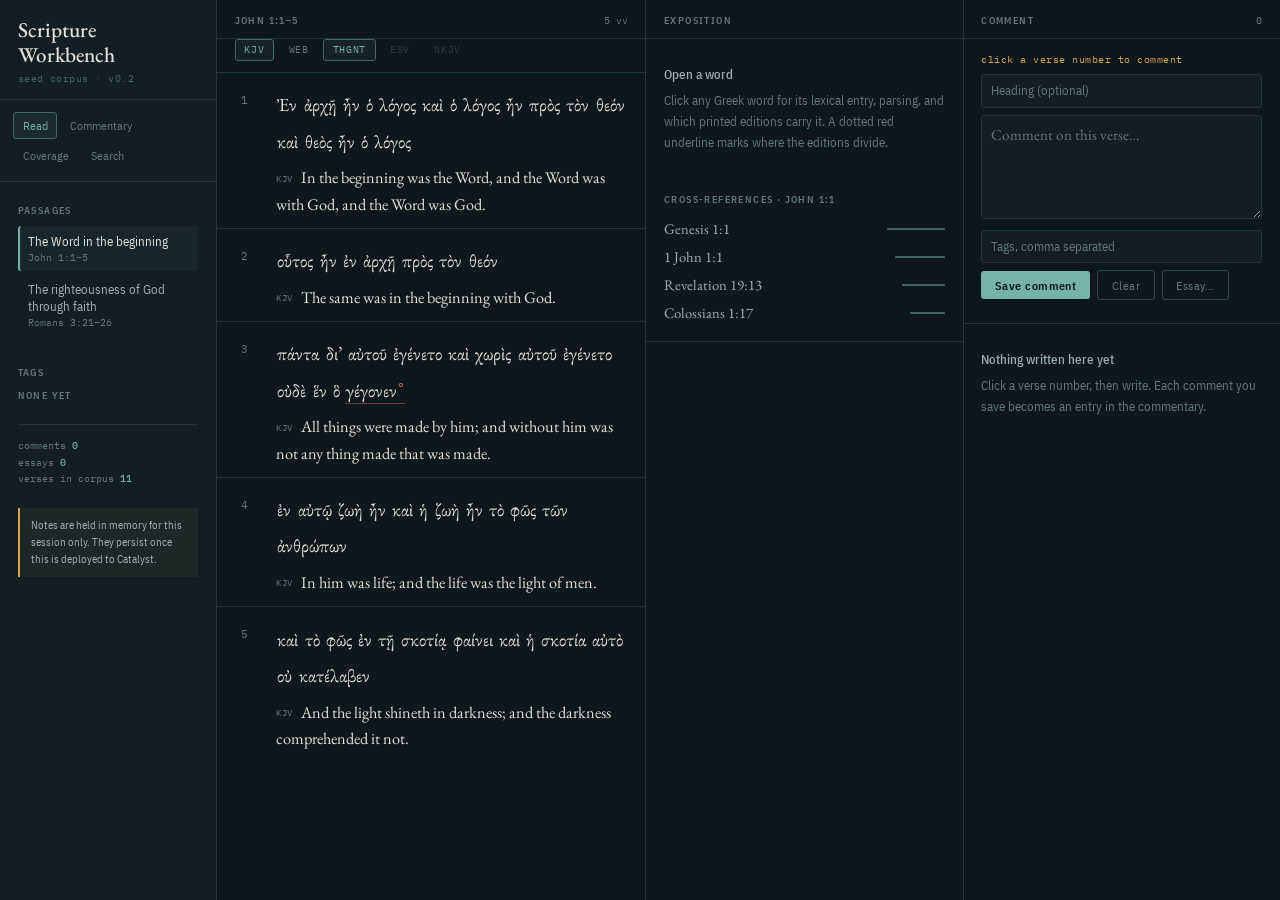
<file: scripture-workbench/client/index.html>
<!DOCTYPE html>
<html lang="en">
<head>
<meta charset="utf-8">
<meta name="viewport" content="width=device-width, initial-scale=1">
<title>Scripture Workbench</title>
<link rel="preconnect" href="https://fonts.googleapis.com">
<link rel="preconnect" href="https://fonts.gstatic.com" crossorigin>
<link href="https://fonts.googleapis.com/css2?family=EB+Garamond:ital,wght@0,400;0,500;1,400&family=IBM+Plex+Mono:wght@400;500&family=IBM+Plex+Sans+Condensed:wght@400;600&family=Frank+Ruhl+Libre:wght@400;500&display=swap" rel="stylesheet">
<link rel="stylesheet" href="css/app.css">
</head>
<body>

<div class="shell">

  <aside class="pane rail">
    <div class="brand">
      <h1>Scripture<br>Workbench</h1>
      <div class="sub">seed corpus &middot; v0.2</div>
    </div>

    <nav class="mode-nav" id="mode-nav">
      <button data-mode="read" aria-current="true">Read</button>
      <button data-mode="commentary">Commentary</button>
      <button data-mode="coverage">Coverage</button>
      <button data-mode="search">Search</button>
    </nav>

    <div class="rail-section" id="rail-passages">
      <span class="label">passages</span>
      <ul class="passage-list" id="passage-list"></ul>
    </div>

    <div class="rail-section">
      <span class="label">tags</span>
      <div class="tag-cloud" id="tag-cloud"></div>
    </div>

    <div class="rail-stat" id="rail-stat"></div>
    <div class="rail-note" id="store-warning" hidden></div>
  </aside>

  <div class="workspace" id="workspace">

    <div class="three-pane" id="three-pane">

      <main class="pane text-pane">
        <div class="pane-head">
          <span class="label" id="text-head">text</span>
          <span class="count" id="text-count"></span>
        </div>
        <div class="version-bar" id="version-bar"></div>
        <div id="text-body"></div>
      </main>

      <section class="pane expo-pane">
        <div class="pane-head"><span class="label">exposition</span></div>
        <div id="expo-body"></div>
      </section>

      <section class="pane notes-pane">
        <div class="pane-head">
          <span class="label">comment</span>
          <span class="count" id="notes-count">0</span>
        </div>

        <div class="compose">
          <div class="compose-target" id="compose-target"></div>
          <input id="note-title" type="text" placeholder="Heading (optional)" autocomplete="off">
          <textarea id="note-body" placeholder="Comment on this verse&hellip;"></textarea>
          <input id="note-tags" type="text" placeholder="Tags, comma separated" autocomplete="off">
          <div class="compose-row">
            <button class="btn" id="note-save">Save comment</button>
            <button class="btn ghost" id="note-clear">Clear</button>
            <button class="btn ghost" id="note-essay" title="Write a standalone piece linked to this passage">Essay&hellip;</button>
          </div>
          <div class="compose-hint" id="compose-hint"></div>
        </div>

        <div id="notes-body"></div>
      </section>

    </div>

    <section class="pane wide" id="wide-view" hidden>
      <div class="pane-head">
        <span class="label" id="wide-head"></span>
        <span class="count" id="wide-count"></span>
      </div>
      <div id="wide-body"></div>
    </section>

  </div>
</div>

<script type="module" src="js/app.js"></script>
</body>
</html>
</file>
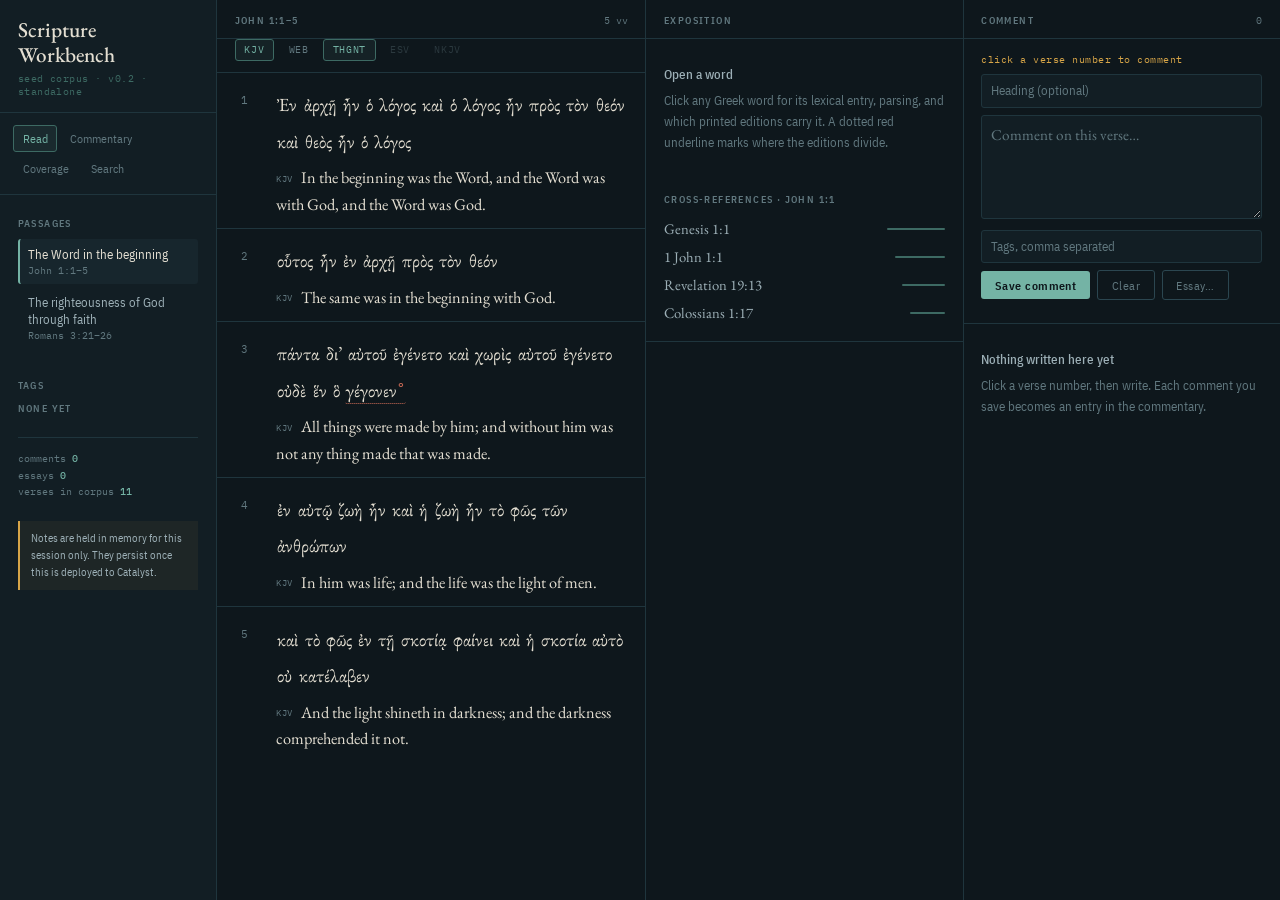
<file: scripture-workbench/standalone.html>
<!DOCTYPE html>
<html lang="en">
<head>
<meta charset="utf-8">
<meta name="viewport" content="width=device-width, initial-scale=1">
<title>Scripture Workbench</title>
<link rel="preconnect" href="https://fonts.googleapis.com">
<link rel="preconnect" href="https://fonts.gstatic.com" crossorigin>
<link href="https://fonts.googleapis.com/css2?family=EB+Garamond:ital,wght@0,400;0,500;1,400&family=IBM+Plex+Mono:wght@400;500&family=IBM+Plex+Sans+Condensed:wght@400;600&family=Frank+Ruhl+Libre:wght@400;500&display=swap" rel="stylesheet">
<style>
/* ==========================================================================
   Scripture Workbench

   Direction: a reading instrument, not a devotional app. The reference points
   are a laboratory notebook and a technical terminal rather than a printed
   Bible — this is a workbench where evidence is examined, so the surface is
   dark and the type is the illuminated element.

   Three accents, each carrying a distinct class of information and nothing
   else. They are structural, not decorative:
     verdigris  lexical   — a word carries Strong's data and can be opened
     rubric     textual   — the editions disagree here
     amber      editorial — your own work is anchored here
   ========================================================================== */

:root {
  /* ground */
  --ink-900: #0e171c;
  --ink-850: #121e24;
  --ink-800: #17262d;
  --ink-700: #1e323a;
  --ink-600: #26414a;
  --rule:    #2b4650;
  --rule-soft: #1f353d;

  /* type */
  --text:   #e4dfd2;
  --text-2: #9db0b7;
  --text-3: #61787f;

  /* accents — one job each */
  --verdigris: #74b3a5;
  --verdigris-dim: #3d6a63;
  --rubric: #cd6b55;
  --amber: #d7a548;

  /* faces */
  --scripture: 'EB Garamond', 'Cardo', Georgia, serif;
  --hebrew: 'Frank Ruhl Libre', 'EB Garamond', serif;
  --ui: 'IBM Plex Sans Condensed', 'IBM Plex Sans', system-ui, sans-serif;
  --code: 'IBM Plex Mono', ui-monospace, monospace;

  --rail: 13.5rem;
  --ease: cubic-bezier(.22,.61,.36,1);
}

*, *::before, *::after { box-sizing: border-box; }

html, body {
  height: 100%; margin: 0;
  background: var(--ink-900);
  color: var(--text);
  font-family: var(--ui);
  font-size: 16px;
  -webkit-font-smoothing: antialiased;
}

:focus-visible {
  outline: 2px solid var(--verdigris);
  outline-offset: 2px;
  border-radius: 2px;
}

button { font: inherit; color: inherit; background: none; border: none; cursor: pointer; }

/* --- shared label style --------------------------------------------------- */

.label {
  font-family: var(--ui);
  font-size: .625rem;
  font-weight: 600;
  letter-spacing: .14em;
  text-transform: uppercase;
  color: var(--text-3);
}

/* --- shell ---------------------------------------------------------------- */

.shell {
  display: grid;
  grid-template-columns: var(--rail) minmax(0, 1.15fr) minmax(0, .85fr) minmax(0, .85fr);
  height: 100vh;
}

.pane {
  min-width: 0;
  overflow-y: auto;
  border-left: 1px solid var(--rule-soft);
  scrollbar-width: thin;
  scrollbar-color: var(--ink-600) transparent;
}
.pane::-webkit-scrollbar { width: 9px; }
.pane::-webkit-scrollbar-thumb { background: var(--ink-600); border-radius: 9px; }
.pane::-webkit-scrollbar-track { background: transparent; }

.pane-head {
  position: sticky; top: 0; z-index: 5;
  display: flex; align-items: baseline; gap: .6rem;
  padding: .85rem 1.1rem .7rem;
  background: linear-gradient(var(--ink-900) 72%, transparent);
  border-bottom: 1px solid var(--rule-soft);
}
.pane-head .count {
  font-family: var(--code); font-size: .625rem; color: var(--text-3);
  margin-left: auto;
}

/* --- rail ----------------------------------------------------------------- */

.rail { background: var(--ink-850); border-left: none; padding-bottom: 2rem; }

.brand { padding: 1.15rem 1.1rem .9rem; border-bottom: 1px solid var(--rule-soft); }
.brand h1 {
  margin: 0; font-family: var(--scripture);
  font-size: 1.32rem; font-weight: 500; letter-spacing: .005em; line-height: 1.15;
}
.brand .sub {
  margin-top: .3rem; font-family: var(--code);
  font-size: .6rem; letter-spacing: .05em; color: var(--verdigris-dim);
}

.rail-section { padding: 1rem 1.1rem .3rem; }

.passage-list { list-style: none; margin: .5rem 0 0; padding: 0; }
.passage-list button {
  display: block; width: 100%; text-align: left;
  padding: .45rem .55rem; margin-bottom: .15rem;
  border-radius: 3px; border-left: 2px solid transparent;
  color: var(--text-2); font-size: .82rem; line-height: 1.3;
  transition: background .12s var(--ease), color .12s var(--ease);
}
.passage-list button:hover { background: var(--ink-800); color: var(--text); }
.passage-list button[aria-current="true"] {
  background: var(--ink-800); color: var(--text); border-left-color: var(--verdigris);
}
.passage-list .ref {
  display: block; font-family: var(--code);
  font-size: .6rem; color: var(--text-3); margin-top: .12rem;
}

.tag-cloud { display: flex; flex-wrap: wrap; gap: .3rem; margin-top: .55rem; }

.chip {
  display: inline-flex; align-items: center; gap: .3rem;
  padding: .2rem .5rem; border-radius: 999px;
  border: 1px solid var(--rule);
  font-size: .68rem; color: var(--text-2);
  transition: border-color .12s var(--ease), color .12s var(--ease);
}
.chip:hover { border-color: var(--verdigris-dim); color: var(--text); }
.chip[aria-pressed="true"] { border-color: var(--amber); color: var(--amber); }
.chip .x { color: var(--text-3); font-size: .8rem; line-height: 1; }

.rail-note {
  margin: 1.2rem 1.1rem 0; padding: .6rem .7rem;
  border-left: 2px solid var(--amber);
  background: rgba(215,165,72,.06);
  font-size: .7rem; line-height: 1.5; color: var(--text-2);
}

/* --- text pane ------------------------------------------------------------ */

.text-pane { padding-bottom: 5rem; }

.version-bar {
  display: flex; gap: .3rem; padding: 0 1.1rem .7rem;
  border-bottom: 1px solid var(--rule-soft);
}
.version-bar button {
  padding: .22rem .55rem; border-radius: 3px;
  border: 1px solid transparent;
  font-family: var(--code); font-size: .62rem; letter-spacing: .06em;
  color: var(--text-3);
}
.version-bar button:hover { color: var(--text-2); }
.version-bar button[aria-pressed="true"] {
  color: var(--verdigris); border-color: var(--verdigris-dim);
  background: rgba(116,179,165,.07);
}
.version-bar button[disabled] { opacity: .35; cursor: not-allowed; }

.verse-block { border-bottom: 1px solid var(--rule-soft); }
.verse-block:last-child { border-bottom: none; }

.verse-row {
  display: grid; grid-template-columns: 2.6rem 1fr;
  padding: .9rem 1.1rem .3rem;
  transition: background .12s var(--ease);
}
.verse-block[aria-selected="true"] .verse-row { background: rgba(116,179,165,.05); }

.verse-num {
  font-family: var(--code); font-size: .68rem;
  color: var(--text-3); padding-top: .3rem;
  display: flex; align-items: flex-start; gap: .3rem;
}
.verse-num button { color: inherit; }
.verse-num button:hover { color: var(--verdigris); }
.anchor-mark {
  width: 4px; height: 4px; border-radius: 50%;
  background: var(--amber); margin-top: .58rem;
}

.verse-body { font-family: var(--scripture); }

.line-grc {
  font-size: 1.16rem; line-height: 1.95;
  margin-bottom: .35rem;
}
.line-eng {
  font-size: 1.02rem; line-height: 1.62; color: var(--text);
  margin-bottom: .3rem;
}
.line-eng .tr {
  font-family: var(--code); font-size: .58rem;
  letter-spacing: .07em; color: var(--text-3);
  margin-right: .5rem; vertical-align: .18em;
}
.line-eng.pending { color: var(--text-3); font-style: italic; }

.w {
  border-radius: 2px; padding: 0 .06em;
  border-bottom: 1px solid transparent;
  cursor: pointer;
  transition: color .1s var(--ease), border-color .1s var(--ease);
}
.w:hover { color: var(--verdigris); border-bottom-color: var(--verdigris-dim); }
.w[aria-pressed="true"] {
  color: var(--verdigris);
  border-bottom-color: var(--verdigris);
  background: rgba(116,179,165,.09);
}
.w.variant { border-bottom: 1px dotted var(--rubric); }
.w.variant::after {
  content: '\00b0'; color: var(--rubric);
  font-family: var(--code); font-size: .7em; vertical-align: .35em;
}

/* --- the word ribbon: signature element ----------------------------------- */

.ribbon {
  display: grid; grid-template-columns: 2.6rem 1fr;
  overflow: hidden;
  max-height: 0;
  transition: max-height .28s var(--ease);
}
.ribbon.open { max-height: 22rem; }
.ribbon-body {
  margin: 0 1.1rem .9rem 0;
  padding: .75rem .9rem;
  background: var(--ink-800);
  border-left: 2px solid var(--verdigris);
  border-radius: 0 3px 3px 0;
}

.ribbon-lemma {
  display: flex; align-items: baseline; gap: .6rem; flex-wrap: wrap;
  margin-bottom: .55rem;
}
.ribbon-lemma .lemma {
  font-family: var(--scripture); font-size: 1.28rem; color: var(--verdigris);
}
.ribbon-lemma .translit {
  font-family: var(--code); font-size: .68rem; color: var(--text-3);
}
.ribbon-lemma .strongs {
  margin-left: auto;
  font-family: var(--code); font-size: .64rem; letter-spacing: .06em;
  color: var(--text-2);
  padding: .12rem .4rem; border: 1px solid var(--rule); border-radius: 2px;
}
.ribbon-gloss {
  font-family: var(--scripture); font-size: .95rem;
  color: var(--text); margin-bottom: .65rem;
}

.parse { display: flex; flex-wrap: wrap; gap: .3rem; margin-bottom: .65rem; }
.parse-chip {
  display: flex; flex-direction: column; gap: .1rem;
  padding: .25rem .45rem;
  background: var(--ink-700); border-radius: 2px;
  border-top: 1px solid var(--ink-600);
}
.parse-chip .k {
  font-family: var(--ui); font-size: .53rem; letter-spacing: .1em;
  text-transform: uppercase; color: var(--text-3);
}
.parse-chip .v { font-family: var(--code); font-size: .7rem; color: var(--text); }

.apparatus { display: flex; align-items: center; gap: .3rem; flex-wrap: wrap; }
.apparatus .label { margin-right: .2rem; }
.ed {
  font-family: var(--code); font-size: .58rem; letter-spacing: .04em;
  padding: .1rem .32rem; border-radius: 2px;
  border: 1px solid var(--rule-soft); color: var(--text-3);
}
.ed.present { color: var(--text-2); border-color: var(--rule); }
.ed.absent { opacity: .3; text-decoration: line-through; }
.apparatus.split .label { color: var(--rubric); }

.ribbon-actions { display: flex; gap: .5rem; margin-top: .7rem; }
.mini {
  font-family: var(--ui); font-size: .66rem; letter-spacing: .04em;
  padding: .28rem .6rem; border-radius: 2px;
  border: 1px solid var(--rule); color: var(--text-2);
  transition: border-color .12s var(--ease), color .12s var(--ease);
}
.mini:hover { border-color: var(--verdigris-dim); color: var(--verdigris); }

/* --- exposition pane ------------------------------------------------------ */

.expo-section { padding: .9rem 1.1rem; border-bottom: 1px solid var(--rule-soft); }
.expo-section h3 { margin: 0 0 .55rem; }

.lex-full {
  font-family: var(--scripture); font-size: .95rem; line-height: 1.65;
  color: var(--text-2); margin: .5rem 0 0;
}
.lex-head { display: flex; align-items: baseline; gap: .55rem; flex-wrap: wrap; }
.lex-head .lemma { font-family: var(--scripture); font-size: 1.35rem; color: var(--text); }
.lex-head .translit { font-family: var(--code); font-size: .7rem; color: var(--text-3); }
.lex-head .pos {
  font-family: var(--ui); font-size: .6rem; letter-spacing: .1em;
  text-transform: uppercase; color: var(--verdigris-dim);
}
.lex-short {
  font-family: var(--scripture); font-size: 1.02rem;
  color: var(--verdigris); margin: .4rem 0 0;
}

.xref-list { list-style: none; margin: 0; padding: 0; }
.xref-list li { display: flex; align-items: center; gap: .55rem; padding: .28rem 0; }
.xref-list .ref {
  font-family: var(--scripture); font-size: .92rem; color: var(--text-2);
}
.xref-list li:hover .ref { color: var(--verdigris); }
.weight {
  margin-left: auto; height: 2px; border-radius: 2px;
  background: var(--verdigris-dim); min-width: 6px;
}

.occurrences { display: flex; flex-wrap: wrap; gap: .25rem; margin-top: .5rem; }
.occ {
  font-family: var(--code); font-size: .6rem;
  padding: .15rem .4rem; border-radius: 2px;
  background: var(--ink-800); color: var(--text-2);
}
.occ:hover { color: var(--verdigris); }

/* --- notes pane ----------------------------------------------------------- */

.notes-pane { padding-bottom: 4rem; }

.compose { padding: .9rem 1.1rem; border-bottom: 1px solid var(--rule-soft); }
.compose-target {
  font-family: var(--code); font-size: .62rem; letter-spacing: .05em;
  color: var(--amber); margin-bottom: .5rem;
}
.compose input, .compose textarea, .compose select {
  width: 100%; background: var(--ink-850);
  border: 1px solid var(--rule-soft); border-radius: 3px;
  color: var(--text); padding: .45rem .55rem; margin-bottom: .45rem;
  font-family: var(--ui); font-size: .82rem;
}
.compose textarea {
  font-family: var(--scripture); font-size: .95rem; line-height: 1.6;
  min-height: 6.5rem; resize: vertical;
}
.compose input::placeholder, .compose textarea::placeholder { color: var(--text-3); }
.compose input:focus, .compose textarea:focus, .compose select:focus {
  border-color: var(--verdigris-dim); outline: none;
}

.compose-row { display: flex; gap: .45rem; align-items: center; }
.btn {
  font-family: var(--ui); font-size: .72rem; letter-spacing: .04em;
  padding: .4rem .85rem; border-radius: 3px;
  background: var(--verdigris); color: var(--ink-900); font-weight: 600;
  transition: filter .12s var(--ease);
}
.btn:hover { filter: brightness(1.1); }
.btn.ghost {
  background: none; color: var(--text-3); font-weight: 400;
  border: 1px solid var(--rule);
}
.btn.ghost:hover { color: var(--text-2); border-color: var(--rule); filter: none; }

.note-card {
  padding: .8rem 1.1rem; border-bottom: 1px solid var(--rule-soft);
  border-left: 2px solid transparent;
  transition: border-color .12s var(--ease), background .12s var(--ease);
}
.note-card:hover { background: var(--ink-850); border-left-color: var(--amber); }
.note-card .meta {
  display: flex; align-items: center; gap: .5rem; margin-bottom: .35rem;
}
.note-type {
  font-family: var(--ui); font-size: .55rem; letter-spacing: .12em;
  text-transform: uppercase; color: var(--amber);
}
.note-card h4 {
  margin: 0 0 .3rem; font-family: var(--scripture);
  font-size: 1.05rem; font-weight: 500;
}
.note-card .body {
  font-family: var(--scripture); font-size: .92rem; line-height: 1.6;
  color: var(--text-2); white-space: pre-wrap;
}
.note-card .anchors {
  display: flex; flex-wrap: wrap; gap: .3rem; margin-top: .5rem;
}
.anchor-pill {
  font-family: var(--code); font-size: .58rem;
  padding: .12rem .38rem; border-radius: 2px;
  background: rgba(215,165,72,.1); color: var(--amber);
}
.note-card .del {
  margin-left: auto; color: var(--text-3); font-size: .7rem; opacity: 0;
  transition: opacity .12s var(--ease);
}
.note-card:hover .del { opacity: 1; }
.note-card .del:hover { color: var(--rubric); }

/* --- empty states --------------------------------------------------------- */

.empty {
  padding: 1.6rem 1.1rem;
  font-size: .82rem; line-height: 1.6; color: var(--text-3);
}
.empty strong { display: block; color: var(--text-2); font-weight: 500; margin-bottom: .3rem; }

/* --- responsive ----------------------------------------------------------- */

@media (max-width: 1180px) {
  .shell { grid-template-columns: var(--rail) minmax(0,1fr) minmax(0,1fr); }
  .notes-pane { grid-column: 2 / -1; border-left: none; border-top: 1px solid var(--rule); }
}

@media (max-width: 820px) {
  .shell { grid-template-columns: 1fr; height: auto; }
  .pane { overflow-y: visible; border-left: none; border-top: 1px solid var(--rule-soft); }
  .rail { border-top: none; }
  .notes-pane { grid-column: auto; }
  body { height: auto; }
}

@media (prefers-reduced-motion: reduce) {
  *, *::before, *::after { transition-duration: .01ms !important; animation-duration: .01ms !important; }
  .ribbon { transition: none; }
}

/* ==========================================================================
   v0.2 — commentary, coverage, search
   ========================================================================== */

.workspace { display: contents; }
.three-pane { display: contents; }
.three-pane[hidden] { display: none; }

.wide { grid-column: 2 / -1; }
.wide[hidden] { display: none; }

/* --- mode navigation ------------------------------------------------------ */

.mode-nav {
  display: flex; flex-wrap: wrap; gap: .2rem;
  padding: .75rem .8rem; border-bottom: 1px solid var(--rule-soft);
}
.mode-nav button {
  padding: .3rem .55rem; border-radius: 3px;
  font-size: .74rem; color: var(--text-3);
  border: 1px solid transparent;
  transition: color .12s var(--ease), background .12s var(--ease);
}
.mode-nav button:hover { color: var(--text-2); background: var(--ink-800); }
.mode-nav button[aria-current="true"] {
  color: var(--verdigris); background: rgba(116,179,165,.08);
  border-color: var(--verdigris-dim);
}

.rail-stat {
  margin: 1.1rem 1.1rem 0; padding-top: .8rem;
  border-top: 1px solid var(--rule-soft);
  font-family: var(--code); font-size: .62rem; line-height: 1.7;
  color: var(--text-3);
}
.rail-stat b { color: var(--verdigris); font-weight: 500; }

.compose-hint {
  margin-top: .5rem; font-size: .68rem; line-height: 1.5; color: var(--text-3);
}
.compose-hint.revising { color: var(--amber); }

/* --- commentary ----------------------------------------------------------- */

.commentary { max-width: 46rem; padding: 0 0 6rem; }

.comm-book {
  position: sticky; top: 2.6rem; z-index: 3;
  display: flex; align-items: baseline; gap: .7rem;
  padding: 1.4rem 1.6rem .6rem;
  background: var(--ink-900);
  border-bottom: 1px solid var(--rule);
}
.comm-book h2 {
  margin: 0; font-family: var(--scripture); font-size: 1.5rem; font-weight: 500;
}
.comm-book .btn { margin-left: auto; }

.comm-entry {
  display: grid; grid-template-columns: 4.4rem 1fr;
  gap: 0 1.1rem; padding: 1.3rem 1.6rem;
  border-bottom: 1px solid var(--rule-soft);
}
.comm-ref {
  font-family: var(--code); font-size: .66rem; letter-spacing: .04em;
  color: var(--amber); padding-top: .3rem;
}
.comm-ref button { color: inherit; text-align: left; }
.comm-ref button:hover { color: var(--verdigris); }

.comm-scripture {
  font-family: var(--scripture); font-size: .98rem; line-height: 1.6;
  color: var(--text-2);
  padding-left: .8rem; border-left: 2px solid var(--rule);
  margin-bottom: .85rem;
}
.comm-heading {
  margin: 0 0 .35rem; font-family: var(--scripture);
  font-size: 1.12rem; font-weight: 500; color: var(--text);
}
.comm-body {
  font-family: var(--scripture); font-size: 1rem; line-height: 1.72;
  color: var(--text); white-space: pre-wrap;
}

.comm-gap {
  grid-column: 1 / -1;
  display: flex; align-items: center; gap: .6rem;
  padding: .45rem 0 0;
  font-family: var(--code); font-size: .6rem; color: var(--text-3);
}
.comm-gap::before, .comm-gap::after {
  content: ''; flex: 1; height: 1px; background: var(--rule-soft);
}

/* --- coverage ------------------------------------------------------------- */

.coverage { padding: 1.2rem 1.6rem 5rem; }

.cov-book { margin-bottom: 2rem; }
.cov-book h2 {
  margin: 0 0 .2rem; font-family: var(--scripture);
  font-size: 1.3rem; font-weight: 500;
}
.cov-summary {
  font-family: var(--code); font-size: .64rem; color: var(--text-3);
  margin-bottom: .9rem;
}
.cov-summary b { color: var(--verdigris); font-weight: 500; }

.cov-chapter { display: flex; align-items: center; gap: .6rem; margin-bottom: .3rem; }
.cov-chapter .ch {
  font-family: var(--code); font-size: .6rem; color: var(--text-3);
  width: 2rem; text-align: right; flex: none;
}
.cov-cells { display: flex; flex-wrap: wrap; gap: 2px; }
.cov-cell {
  width: 11px; height: 11px; border-radius: 1px;
  background: var(--ink-700); border: none; padding: 0;
  transition: transform .1s var(--ease), background .12s var(--ease);
}
.cov-cell:hover { transform: scale(1.35); }
.cov-cell.done { background: var(--amber); }
.cov-cell.absent { background: transparent; border: 1px solid var(--rule-soft); }

.cov-legend {
  display: flex; gap: 1rem; align-items: center;
  margin-bottom: 1.4rem; font-size: .68rem; color: var(--text-3);
}
.cov-legend span { display: flex; align-items: center; gap: .35rem; }
.cov-legend i { width: 10px; height: 10px; border-radius: 1px; display: inline-block; }

/* --- search --------------------------------------------------------------- */

.search-wrap { padding: 1.1rem 1.6rem 5rem; max-width: 50rem; }

.search-field { display: flex; gap: .5rem; margin-bottom: .5rem; }
.search-field input {
  flex: 1; background: var(--ink-850);
  border: 1px solid var(--rule); border-radius: 3px;
  color: var(--text); padding: .6rem .7rem;
  font-family: var(--ui); font-size: .95rem;
}
.search-field input:focus { border-color: var(--verdigris-dim); outline: none; }

.search-scopes { display: flex; gap: .3rem; margin-bottom: 1.4rem; flex-wrap: wrap; }

.res-group { margin-bottom: 1.9rem; }
.res-group > h3 { margin: 0 0 .6rem; }

.res {
  display: grid; grid-template-columns: 5rem 1fr;
  gap: 0 1rem; padding: .55rem 0;
  border-bottom: 1px solid var(--rule-soft);
}
.res .r-ref {
  font-family: var(--code); font-size: .63rem; color: var(--text-3); padding-top: .15rem;
}
.res .r-ref button { color: var(--verdigris-dim); }
.res .r-ref button:hover { color: var(--verdigris); }
.res .r-text {
  font-family: var(--scripture); font-size: .95rem; line-height: 1.6; color: var(--text-2);
}
.res mark { background: rgba(215,165,72,.22); color: var(--text); border-radius: 2px; }

/* the gap finder — occurrences split by whether you've written on them */
.gapfinder {
  padding: .9rem 1rem; margin-bottom: 1.4rem;
  background: var(--ink-850); border-left: 2px solid var(--verdigris);
  border-radius: 0 3px 3px 0;
}
.gapfinder .headline {
  font-family: var(--scripture); font-size: 1.05rem; margin-bottom: .55rem;
}
.gapfinder .headline .lemma { color: var(--verdigris); font-size: 1.2rem; }
.gapfinder .split { display: flex; gap: 1.6rem; flex-wrap: wrap; }
.gapfinder .col { min-width: 9rem; }
.gapfinder .col > .label { display: block; margin-bottom: .4rem; }
.gapfinder .col.todo > .label { color: var(--rubric); }
.occ-row {
  display: flex; align-items: baseline; gap: .45rem; padding: .16rem 0;
  font-family: var(--code); font-size: .66rem;
}
.occ-row button { color: var(--text-2); }
.occ-row button:hover { color: var(--verdigris); }
.occ-row .form { font-family: var(--scripture); font-size: .9rem; color: var(--text-3); }

@media (max-width: 820px) {
  .wide { grid-column: auto; }
  .comm-entry, .res { grid-template-columns: 1fr; gap: .4rem; }
}

</style>
</head>
<body>

<div class="shell">

  <aside class="pane rail">
    <div class="brand">
      <h1>Scripture<br>Workbench</h1>
      <div class="sub">seed corpus &middot; v0.2 &middot; standalone</div>
    </div>

    <nav class="mode-nav" id="mode-nav">
      <button data-mode="read" aria-current="true">Read</button>
      <button data-mode="commentary">Commentary</button>
      <button data-mode="coverage">Coverage</button>
      <button data-mode="search">Search</button>
    </nav>

    <div class="rail-section" id="rail-passages">
      <span class="label">passages</span>
      <ul class="passage-list" id="passage-list"></ul>
    </div>

    <div class="rail-section">
      <span class="label">tags</span>
      <div class="tag-cloud" id="tag-cloud"></div>
    </div>

    <div class="rail-stat" id="rail-stat"></div>
    <div class="rail-note" id="store-warning" hidden></div>
  </aside>

  <div class="workspace" id="workspace">

    <div class="three-pane" id="three-pane">

      <main class="pane text-pane">
        <div class="pane-head">
          <span class="label" id="text-head">text</span>
          <span class="count" id="text-count"></span>
        </div>
        <div class="version-bar" id="version-bar"></div>
        <div id="text-body"></div>
      </main>

      <section class="pane expo-pane">
        <div class="pane-head"><span class="label">exposition</span></div>
        <div id="expo-body"></div>
      </section>

      <section class="pane notes-pane">
        <div class="pane-head">
          <span class="label">comment</span>
          <span class="count" id="notes-count">0</span>
        </div>

        <div class="compose">
          <div class="compose-target" id="compose-target"></div>
          <input id="note-title" type="text" placeholder="Heading (optional)" autocomplete="off">
          <textarea id="note-body" placeholder="Comment on this verse&hellip;"></textarea>
          <input id="note-tags" type="text" placeholder="Tags, comma separated" autocomplete="off">
          <div class="compose-row">
            <button class="btn" id="note-save">Save comment</button>
            <button class="btn ghost" id="note-clear">Clear</button>
            <button class="btn ghost" id="note-essay" title="Write a standalone piece linked to this passage">Essay&hellip;</button>
          </div>
          <div class="compose-hint" id="compose-hint"></div>
        </div>

        <div id="notes-body"></div>
      </section>

    </div>

    <section class="pane wide" id="wide-view" hidden>
      <div class="pane-head">
        <span class="label" id="wide-head"></span>
        <span class="count" id="wide-count"></span>
      </div>
      <div id="wide-body"></div>
    </section>

  </div>
</div>

<script>
(function(){
"use strict";
/* ===== js/seed.js ===== */
/**
 * Development seed corpus.
 *
 * Two passages, fully tokenized, in exactly the shape build_corpus.py emits.
 * This exists so the whole app can be built and iterated on before the real
 * corpus (a few hundred MB) is ready. Nothing downstream knows the difference.
 *
 * Tokens use a compact encoding to keep this file readable:
 *   "surface|strongs|morph|gloss"  joined by  " ~ "
 * Real corpus rows carry the same five fields plus edition markers.
 */

// ---------------------------------------------------------------------------
// Books present in the seed
// ---------------------------------------------------------------------------

const BOOKS = [
  { book_id: 43, osis: 'John', name: 'John',   abbrev: 'Jn',  testament: 'NT', chapters: 21 },
  { book_id: 45, osis: 'Rom',  name: 'Romans', abbrev: 'Rom', testament: 'NT', chapters: 16 }
];

const TRANSLATIONS = [
  { id: 'KJV',   name: 'King James Version',    lang: 'eng', year: 1611, license: 'PD',
    attribution: 'Public domain.', is_local: 1 },
  { id: 'WEB',   name: 'World English Bible',   lang: 'eng', year: 2006, license: 'PD',
    attribution: 'Public domain.', is_local: 1 },
  { id: 'THGNT', name: 'Greek New Testament',   lang: 'grc', year: 2017, license: 'CC BY 4.0',
    attribution: 'Tyndale House Cambridge / STEPBible, CC BY 4.0.', is_local: 1 },
  { id: 'ESV',   name: 'English Standard Version', lang: 'eng', year: 2001, license: 'Licensed',
    attribution: 'ESV® Bible, copyright © 2001 by Crossway. Used by permission.', is_local: 0 },
  { id: 'NKJV',  name: 'New King James Version', lang: 'eng', year: 1982, license: 'Licensed',
    attribution: 'New King James Version®. Copyright © 1982 by Thomas Nelson.', is_local: 0 }
];

// ---------------------------------------------------------------------------
// Verse text
// ---------------------------------------------------------------------------

const VERSES = {
  KJV: {
    43001001: 'In the beginning was the Word, and the Word was with God, and the Word was God.',
    43001002: 'The same was in the beginning with God.',
    43001003: 'All things were made by him; and without him was not any thing made that was made.',
    43001004: 'In him was life; and the life was the light of men.',
    43001005: 'And the light shineth in darkness; and the darkness comprehended it not.',
    45003021: 'But now the righteousness of God without the law is manifested, being witnessed by the law and the prophets;',
    45003022: 'Even the righteousness of God which is by faith of Jesus Christ unto all and upon all them that believe: for there is no difference:',
    45003023: 'For all have sinned, and come short of the glory of God;',
    45003024: 'Being justified freely by his grace through the redemption that is in Christ Jesus:',
    45003025: 'Whom God hath set forth to be a propitiation through faith in his blood, to declare his righteousness for the remission of sins that are past, through the forbearance of God;',
    45003026: 'To declare, I say, at this time his righteousness: that he might be just, and the justifier of him which believeth in Jesus.'
  },
  WEB: {
    43001001: 'In the beginning was the Word, and the Word was with God, and the Word was God.',
    43001002: 'The same was in the beginning with God.',
    43001003: 'All things were made through him. Without him, nothing was made that has been made.',
    43001004: 'In him was life, and the life was the light of men.',
    43001005: 'The light shines in the darkness, and the darkness hasn\u2019t overcome it.',
    45003021: 'But now apart from the law, a righteousness of God has been revealed, being testified by the law and the prophets;',
    45003022: 'even the righteousness of God through faith in Jesus Christ to all and on all those who believe. For there is no distinction,',
    45003023: 'for all have sinned, and fall short of the glory of God;',
    45003024: 'being justified freely by his grace through the redemption that is in Christ Jesus;',
    45003025: 'whom God sent to be an atoning sacrifice, through faith in his blood, for a demonstration of his righteousness through the passing over of prior sins, in God\u2019s forbearance;',
    45003026: 'to demonstrate his righteousness at this present time; that he might himself be just, and the justifier of him who has faith in Jesus.'
  },
  THGNT: {
    43001001: '\u1F18\u03BD \u1F00\u03C1\u03C7\u1FC7 \u1F26\u03BD \u1F41 \u03BB\u03CC\u03B3\u03BF\u03C2, \u03BA\u03B1\u1F76 \u1F41 \u03BB\u03CC\u03B3\u03BF\u03C2 \u1F26\u03BD \u03C0\u03C1\u1F78\u03C2 \u03C4\u1F78\u03BD \u03B8\u03B5\u03CC\u03BD, \u03BA\u03B1\u1F76 \u03B8\u03B5\u1F78\u03C2 \u1F26\u03BD \u1F41 \u03BB\u03CC\u03B3\u03BF\u03C2.',
    43001002: '\u03BF\u1F57\u03C4\u03BF\u03C2 \u1F26\u03BD \u1F10\u03BD \u1F00\u03C1\u03C7\u1FC7 \u03C0\u03C1\u1F78\u03C2 \u03C4\u1F78\u03BD \u03B8\u03B5\u03CC\u03BD.',
    43001003: '\u03C0\u03AC\u03BD\u03C4\u03B1 \u03B4\u03B9\u2019 \u03B1\u1F50\u03C4\u03BF\u1FE6 \u1F10\u03B3\u03AD\u03BD\u03B5\u03C4\u03BF, \u03BA\u03B1\u1F76 \u03C7\u03C9\u03C1\u1F76\u03C2 \u03B1\u1F50\u03C4\u03BF\u1FE6 \u1F10\u03B3\u03AD\u03BD\u03B5\u03C4\u03BF \u03BF\u1F50\u03B4\u1F72 \u1F15\u03BD \u1F43 \u03B3\u03AD\u03B3\u03BF\u03BD\u03B5\u03BD.',
    43001004: '\u1F10\u03BD \u03B1\u1F50\u03C4\u1FF7 \u03B6\u03C9\u1F74 \u1F26\u03BD, \u03BA\u03B1\u1F76 \u1F21 \u03B6\u03C9\u1F74 \u1F26\u03BD \u03C4\u1F78 \u03C6\u1FF6\u03C2 \u03C4\u1FF6\u03BD \u1F00\u03BD\u03B8\u03C1\u03CE\u03C0\u03C9\u03BD\u00B7',
    43001005: '\u03BA\u03B1\u1F76 \u03C4\u1F78 \u03C6\u1FF6\u03C2 \u1F10\u03BD \u03C4\u1FC7 \u03C3\u03BA\u03BF\u03C4\u03AF\u1FB3 \u03C6\u03B1\u03AF\u03BD\u03B5\u03B9, \u03BA\u03B1\u1F76 \u1F21 \u03C3\u03BA\u03BF\u03C4\u03AF\u03B1 \u03B1\u1F50\u03C4\u1F78 \u03BF\u1F50 \u03BA\u03B1\u03C4\u03AD\u03BB\u03B1\u03B2\u03B5\u03BD.',
    45003021: '\u039D\u03C5\u03BD\u1F76 \u03B4\u1F72 \u03C7\u03C9\u03C1\u1F76\u03C2 \u03BD\u03CC\u03BC\u03BF\u03C5 \u03B4\u03B9\u03BA\u03B1\u03B9\u03BF\u03C3\u03CD\u03BD\u03B7 \u03B8\u03B5\u03BF\u1FE6 \u03C0\u03B5\u03C6\u03B1\u03BD\u03AD\u03C1\u03C9\u03C4\u03B1\u03B9, \u03BC\u03B1\u03C1\u03C4\u03C5\u03C1\u03BF\u03C5\u03BC\u03AD\u03BD\u03B7 \u1F51\u03C0\u1F78 \u03C4\u03BF\u1FE6 \u03BD\u03CC\u03BC\u03BF\u03C5 \u03BA\u03B1\u1F76 \u03C4\u1FF6\u03BD \u03C0\u03C1\u03BF\u03C6\u03B7\u03C4\u1FF6\u03BD,',
    45003022: '\u03B4\u03B9\u03BA\u03B1\u03B9\u03BF\u03C3\u03CD\u03BD\u03B7 \u03B4\u1F72 \u03B8\u03B5\u03BF\u1FE6 \u03B4\u03B9\u1F70 \u03C0\u03AF\u03C3\u03C4\u03B5\u03C9\u03C2 \u1F38\u03B7\u03C3\u03BF\u1FE6 \u03A7\u03C1\u03B9\u03C3\u03C4\u03BF\u1FE6, \u03B5\u1F30\u03C2 \u03C0\u03AC\u03BD\u03C4\u03B1\u03C2 \u03C4\u03BF\u1F7A\u03C2 \u03C0\u03B9\u03C3\u03C4\u03B5\u03CD\u03BF\u03BD\u03C4\u03B1\u03C2\u00B7 \u03BF\u1F50 \u03B3\u03AC\u03C1 \u1F10\u03C3\u03C4\u03B9\u03BD \u03B4\u03B9\u03B1\u03C3\u03C4\u03BF\u03BB\u03AE\u00B7',
    45003023: '\u03C0\u03AC\u03BD\u03C4\u03B5\u03C2 \u03B3\u1F70\u03C1 \u1F25\u03BC\u03B1\u03C1\u03C4\u03BF\u03BD \u03BA\u03B1\u1F76 \u1F51\u03C3\u03C4\u03B5\u03C1\u03BF\u1FE6\u03BD\u03C4\u03B1\u03B9 \u03C4\u1FC6\u03C2 \u03B4\u03CC\u03BE\u03B7\u03C2 \u03C4\u03BF\u1FE6 \u03B8\u03B5\u03BF\u1FE6,',
    45003024: '\u03B4\u03B9\u03BA\u03B1\u03B9\u03BF\u03CD\u03BC\u03B5\u03BD\u03BF\u03B9 \u03B4\u03C9\u03C1\u03B5\u1F70\u03BD \u03C4\u1FC7 \u03B1\u1F50\u03C4\u03BF\u1FE6 \u03C7\u03AC\u03C1\u03B9\u03C4\u03B9 \u03B4\u03B9\u1F70 \u03C4\u1FC6\u03C2 \u1F00\u03C0\u03BF\u03BB\u03C5\u03C4\u03C1\u03CE\u03C3\u03B5\u03C9\u03C2 \u03C4\u1FC6\u03C2 \u1F10\u03BD \u03A7\u03C1\u03B9\u03C3\u03C4\u1FF7 \u1F38\u03B7\u03C3\u03BF\u1FE6\u00B7',
    45003025: '\u1F43\u03BD \u03C0\u03C1\u03BF\u03AD\u03B8\u03B5\u03C4\u03BF \u1F41 \u03B8\u03B5\u1F78\u03C2 \u1F31\u03BB\u03B1\u03C3\u03C4\u03AE\u03C1\u03B9\u03BF\u03BD \u03B4\u03B9\u1F70 \u03C0\u03AF\u03C3\u03C4\u03B5\u03C9\u03C2 \u1F10\u03BD \u03C4\u1FF7 \u03B1\u1F50\u03C4\u03BF\u1FE6 \u03B1\u1F35\u03BC\u03B1\u03C4\u03B9, \u03B5\u1F30\u03C2 \u1F14\u03BD\u03B4\u03B5\u03B9\u03BE\u03B9\u03BD \u03C4\u1FC6\u03C2 \u03B4\u03B9\u03BA\u03B1\u03B9\u03BF\u03C3\u03CD\u03BD\u03B7\u03C2 \u03B1\u1F50\u03C4\u03BF\u1FE6 \u03B4\u03B9\u1F70 \u03C4\u1F74\u03BD \u03C0\u03AC\u03C1\u03B5\u03C3\u03B9\u03BD \u03C4\u1FF6\u03BD \u03C0\u03C1\u03BF\u03B3\u03B5\u03B3\u03BF\u03BD\u03CC\u03C4\u03C9\u03BD \u1F01\u03BC\u03B1\u03C1\u03C4\u03B7\u03BC\u03AC\u03C4\u03C9\u03BD',
    45003026: '\u1F10\u03BD \u03C4\u1FC7 \u1F00\u03BD\u03BF\u03C7\u1FC7 \u03C4\u03BF\u1FE6 \u03B8\u03B5\u03BF\u1FE6, \u03C0\u03C1\u1F78\u03C2 \u03C4\u1F74\u03BD \u1F14\u03BD\u03B4\u03B5\u03B9\u03BE\u03B9\u03BD \u03C4\u1FC6\u03C2 \u03B4\u03B9\u03BA\u03B1\u03B9\u03BF\u03C3\u03CD\u03BD\u03B7\u03C2 \u03B1\u1F50\u03C4\u03BF\u1FE6 \u1F10\u03BD \u03C4\u1FF7 \u03BD\u1FE6\u03BD \u03BA\u03B1\u03B9\u03C1\u1FF7, \u03B5\u1F30\u03C2 \u03C4\u1F78 \u03B5\u1F36\u03BD\u03B1\u03B9 \u03B1\u1F50\u03C4\u1F78\u03BD \u03B4\u03AF\u03BA\u03B1\u03B9\u03BF\u03BD \u03BA\u03B1\u1F76 \u03B4\u03B9\u03BA\u03B1\u03B9\u03BF\u1FE6\u03BD\u03C4\u03B1 \u03C4\u1F78\u03BD \u1F10\u03BA \u03C0\u03AF\u03C3\u03C4\u03B5\u03C9\u03C2 \u1F38\u03B7\u03C3\u03BF\u1FE6.'
  }
};

// ---------------------------------------------------------------------------
// Tokens — "surface|strongs|morph|gloss" joined by " ~ "
// ---------------------------------------------------------------------------

const TOKEN_SRC = {
  43001001: '\u1F18\u03BD|G1722|PREP|in ~ \u1F00\u03C1\u03C7\u1FC7|G0746|N-DSF|beginning ~ \u1F26\u03BD|G1510|V-IAI-3S|was ~ \u1F41|G3588|T-NSM|the ~ \u03BB\u03CC\u03B3\u03BF\u03C2|G3056|N-NSM|Word ~ \u03BA\u03B1\u1F76|G2532|CONJ|and ~ \u1F41|G3588|T-NSM|the ~ \u03BB\u03CC\u03B3\u03BF\u03C2|G3056|N-NSM|Word ~ \u1F26\u03BD|G1510|V-IAI-3S|was ~ \u03C0\u03C1\u1F78\u03C2|G4314|PREP|with ~ \u03C4\u1F78\u03BD|G3588|T-ASM|the ~ \u03B8\u03B5\u03CC\u03BD|G2316|N-ASM|God ~ \u03BA\u03B1\u1F76|G2532|CONJ|and ~ \u03B8\u03B5\u1F78\u03C2|G2316|N-NSM|God ~ \u1F26\u03BD|G1510|V-IAI-3S|was ~ \u1F41|G3588|T-NSM|the ~ \u03BB\u03CC\u03B3\u03BF\u03C2|G3056|N-NSM|Word',
  43001002: '\u03BF\u1F57\u03C4\u03BF\u03C2|G3778|D-NSM|this one ~ \u1F26\u03BD|G1510|V-IAI-3S|was ~ \u1F10\u03BD|G1722|PREP|in ~ \u1F00\u03C1\u03C7\u1FC7|G0746|N-DSF|beginning ~ \u03C0\u03C1\u1F78\u03C2|G4314|PREP|with ~ \u03C4\u1F78\u03BD|G3588|T-ASM|the ~ \u03B8\u03B5\u03CC\u03BD|G2316|N-ASM|God',
  43001003: '\u03C0\u03AC\u03BD\u03C4\u03B1|G3956|A-NPN|all things ~ \u03B4\u03B9\u2019|G1223|PREP|through ~ \u03B1\u1F50\u03C4\u03BF\u1FE6|G0846|P-GSM|him ~ \u1F10\u03B3\u03AD\u03BD\u03B5\u03C4\u03BF|G1096|V-2ADI-3S|came to be ~ \u03BA\u03B1\u1F76|G2532|CONJ|and ~ \u03C7\u03C9\u03C1\u1F76\u03C2|G5565|PREP|apart from ~ \u03B1\u1F50\u03C4\u03BF\u1FE6|G0846|P-GSM|him ~ \u1F10\u03B3\u03AD\u03BD\u03B5\u03C4\u03BF|G1096|V-2ADI-3S|came to be ~ \u03BF\u1F50\u03B4\u1F72|G3761|CONJ-N|not even ~ \u1F15\u03BD|G1520|A-NSN|one ~ \u1F43|G3739|R-NSN|which ~ \u03B3\u03AD\u03B3\u03BF\u03BD\u03B5\u03BD|G1096|V-2RAI-3S|has come to be',
  43001004: '\u1F10\u03BD|G1722|PREP|in ~ \u03B1\u1F50\u03C4\u1FF7|G0846|P-DSM|him ~ \u03B6\u03C9\u1F74|G2222|N-NSF|life ~ \u1F26\u03BD|G1510|V-IAI-3S|was ~ \u03BA\u03B1\u1F76|G2532|CONJ|and ~ \u1F21|G3588|T-NSF|the ~ \u03B6\u03C9\u1F74|G2222|N-NSF|life ~ \u1F26\u03BD|G1510|V-IAI-3S|was ~ \u03C4\u1F78|G3588|T-NSN|the ~ \u03C6\u1FF6\u03C2|G5457|N-NSN|light ~ \u03C4\u1FF6\u03BD|G3588|T-GPM|of the ~ \u1F00\u03BD\u03B8\u03C1\u03CE\u03C0\u03C9\u03BD|G0444|N-GPM|men',
  43001005: '\u03BA\u03B1\u1F76|G2532|CONJ|and ~ \u03C4\u1F78|G3588|T-NSN|the ~ \u03C6\u1FF6\u03C2|G5457|N-NSN|light ~ \u1F10\u03BD|G1722|PREP|in ~ \u03C4\u1FC7|G3588|T-DSF|the ~ \u03C3\u03BA\u03BF\u03C4\u03AF\u1FB3|G4653|N-DSF|darkness ~ \u03C6\u03B1\u03AF\u03BD\u03B5\u03B9|G5316|V-PAI-3S|shines ~ \u03BA\u03B1\u1F76|G2532|CONJ|and ~ \u1F21|G3588|T-NSF|the ~ \u03C3\u03BA\u03BF\u03C4\u03AF\u03B1|G4653|N-NSF|darkness ~ \u03B1\u1F50\u03C4\u1F78|G0846|P-ASN|it ~ \u03BF\u1F50|G3756|PRT-N|not ~ \u03BA\u03B1\u03C4\u03AD\u03BB\u03B1\u03B2\u03B5\u03BD|G2638|V-2AAI-3S|overcame / grasped',
  45003021: '\u039D\u03C5\u03BD\u1F76|G3570|ADV|now ~ \u03B4\u1F72|G1161|CONJ|but ~ \u03C7\u03C9\u03C1\u1F76\u03C2|G5565|PREP|apart from ~ \u03BD\u03CC\u03BC\u03BF\u03C5|G3551|N-GSM|law ~ \u03B4\u03B9\u03BA\u03B1\u03B9\u03BF\u03C3\u03CD\u03BD\u03B7|G1343|N-NSF|righteousness ~ \u03B8\u03B5\u03BF\u1FE6|G2316|N-GSM|of God ~ \u03C0\u03B5\u03C6\u03B1\u03BD\u03AD\u03C1\u03C9\u03C4\u03B1\u03B9|G5319|V-RPI-3S|has been manifested ~ \u03BC\u03B1\u03C1\u03C4\u03C5\u03C1\u03BF\u03C5\u03BC\u03AD\u03BD\u03B7|G3140|V-PPP-NSF|being witnessed to ~ \u1F51\u03C0\u1F78|G5259|PREP|by ~ \u03C4\u03BF\u1FE6|G3588|T-GSM|the ~ \u03BD\u03CC\u03BC\u03BF\u03C5|G3551|N-GSM|law ~ \u03BA\u03B1\u1F76|G2532|CONJ|and ~ \u03C4\u1FF6\u03BD|G3588|T-GPM|the ~ \u03C0\u03C1\u03BF\u03C6\u03B7\u03C4\u1FF6\u03BD|G4396|N-GPM|prophets',
  45003022: '\u03B4\u03B9\u03BA\u03B1\u03B9\u03BF\u03C3\u03CD\u03BD\u03B7|G1343|N-NSF|righteousness ~ \u03B4\u1F72|G1161|CONJ|and ~ \u03B8\u03B5\u03BF\u1FE6|G2316|N-GSM|of God ~ \u03B4\u03B9\u1F70|G1223|PREP|through ~ \u03C0\u03AF\u03C3\u03C4\u03B5\u03C9\u03C2|G4102|N-GSF|faith ~ \u1F38\u03B7\u03C3\u03BF\u1FE6|G2424|N-GSM|of Jesus ~ \u03A7\u03C1\u03B9\u03C3\u03C4\u03BF\u1FE6|G5547|N-GSM|Christ ~ \u03B5\u1F30\u03C2|G1519|PREP|to ~ \u03C0\u03AC\u03BD\u03C4\u03B1\u03C2|G3956|A-APM|all ~ \u03C4\u03BF\u1F7A\u03C2|G3588|T-APM|the ones ~ \u03C0\u03B9\u03C3\u03C4\u03B5\u03CD\u03BF\u03BD\u03C4\u03B1\u03C2|G4100|V-PAP-APM|believing ~ \u03BF\u1F50|G3756|PRT-N|not ~ \u03B3\u03AC\u03C1|G1063|CONJ|for ~ \u1F10\u03C3\u03C4\u03B9\u03BD|G1510|V-PAI-3S|there is ~ \u03B4\u03B9\u03B1\u03C3\u03C4\u03BF\u03BB\u03AE|G1293|N-NSF|distinction',
  45003023: '\u03C0\u03AC\u03BD\u03C4\u03B5\u03C2|G3956|A-NPM|all ~ \u03B3\u1F70\u03C1|G1063|CONJ|for ~ \u1F25\u03BC\u03B1\u03C1\u03C4\u03BF\u03BD|G0264|V-2AAI-3P|sinned ~ \u03BA\u03B1\u1F76|G2532|CONJ|and ~ \u1F51\u03C3\u03C4\u03B5\u03C1\u03BF\u1FE6\u03BD\u03C4\u03B1\u03B9|G5302|V-PPI-3P|fall short ~ \u03C4\u1FC6\u03C2|G3588|T-GSF|of the ~ \u03B4\u03CC\u03BE\u03B7\u03C2|G1391|N-GSF|glory ~ \u03C4\u03BF\u1FE6|G3588|T-GSM|of the ~ \u03B8\u03B5\u03BF\u1FE6|G2316|N-GSM|God',
  45003024: '\u03B4\u03B9\u03BA\u03B1\u03B9\u03BF\u03CD\u03BC\u03B5\u03BD\u03BF\u03B9|G1344|V-PPP-NPM|being justified ~ \u03B4\u03C9\u03C1\u03B5\u1F70\u03BD|G1432|ADV|freely / as a gift ~ \u03C4\u1FC7|G3588|T-DSF|by the ~ \u03B1\u1F50\u03C4\u03BF\u1FE6|G0846|P-GSM|his ~ \u03C7\u03AC\u03C1\u03B9\u03C4\u03B9|G5485|N-DSF|grace ~ \u03B4\u03B9\u1F70|G1223|PREP|through ~ \u03C4\u1FC6\u03C2|G3588|T-GSF|the ~ \u1F00\u03C0\u03BF\u03BB\u03C5\u03C4\u03C1\u03CE\u03C3\u03B5\u03C9\u03C2|G0629|N-GSF|redemption ~ \u03C4\u1FC6\u03C2|G3588|T-GSF|the one ~ \u1F10\u03BD|G1722|PREP|in ~ \u03A7\u03C1\u03B9\u03C3\u03C4\u1FF7|G5547|N-DSM|Christ ~ \u1F38\u03B7\u03C3\u03BF\u1FE6|G2424|N-DSM|Jesus',
  45003025: '\u1F43\u03BD|G3739|R-ASM|whom ~ \u03C0\u03C1\u03BF\u03AD\u03B8\u03B5\u03C4\u03BF|G4388|V-2AMI-3S|set forth publicly ~ \u1F41|G3588|T-NSM|the ~ \u03B8\u03B5\u1F78\u03C2|G2316|N-NSM|God ~ \u1F31\u03BB\u03B1\u03C3\u03C4\u03AE\u03C1\u03B9\u03BF\u03BD|G2435|N-ASN|propitiation / mercy seat ~ \u03B4\u03B9\u1F70|G1223|PREP|through ~ \u03C0\u03AF\u03C3\u03C4\u03B5\u03C9\u03C2|G4102|N-GSF|faith ~ \u1F10\u03BD|G1722|PREP|in ~ \u03C4\u1FF7|G3588|T-DSN|the ~ \u03B1\u1F50\u03C4\u03BF\u1FE6|G0846|P-GSM|his ~ \u03B1\u1F35\u03BC\u03B1\u03C4\u03B9|G0129|N-DSN|blood ~ \u03B5\u1F30\u03C2|G1519|PREP|for ~ \u1F14\u03BD\u03B4\u03B5\u03B9\u03BE\u03B9\u03BD|G1732|N-ASF|demonstration ~ \u03C4\u1FC6\u03C2|G3588|T-GSF|of the ~ \u03B4\u03B9\u03BA\u03B1\u03B9\u03BF\u03C3\u03CD\u03BD\u03B7\u03C2|G1343|N-GSF|righteousness ~ \u03B1\u1F50\u03C4\u03BF\u1FE6|G0846|P-GSM|his ~ \u03B4\u03B9\u1F70|G1223|PREP|because of ~ \u03C4\u1F74\u03BD|G3588|T-ASF|the ~ \u03C0\u03AC\u03C1\u03B5\u03C3\u03B9\u03BD|G3929|N-ASF|passing over ~ \u03C4\u1FF6\u03BD|G3588|T-GPN|of the ~ \u03C0\u03C1\u03BF\u03B3\u03B5\u03B3\u03BF\u03BD\u03CC\u03C4\u03C9\u03BD|G4266|V-2RAP-GPN|previously committed ~ \u1F01\u03BC\u03B1\u03C1\u03C4\u03B7\u03BC\u03AC\u03C4\u03C9\u03BD|G0265|N-GPN|sins',
  45003026: '\u1F10\u03BD|G1722|PREP|in ~ \u03C4\u1FC7|G3588|T-DSF|the ~ \u1F00\u03BD\u03BF\u03C7\u1FC7|G0463|N-DSF|forbearance ~ \u03C4\u03BF\u1FE6|G3588|T-GSM|of the ~ \u03B8\u03B5\u03BF\u1FE6|G2316|N-GSM|God ~ \u03C0\u03C1\u1F78\u03C2|G4314|PREP|toward ~ \u03C4\u1F74\u03BD|G3588|T-ASF|the ~ \u1F14\u03BD\u03B4\u03B5\u03B9\u03BE\u03B9\u03BD|G1732|N-ASF|demonstration ~ \u03C4\u1FC6\u03C2|G3588|T-GSF|of the ~ \u03B4\u03B9\u03BA\u03B1\u03B9\u03BF\u03C3\u03CD\u03BD\u03B7\u03C2|G1343|N-GSF|righteousness ~ \u03B1\u1F50\u03C4\u03BF\u1FE6|G0846|P-GSM|his ~ \u1F10\u03BD|G1722|PREP|at ~ \u03C4\u1FF7|G3588|T-DSM|the ~ \u03BD\u1FE6\u03BD|G3568|ADV|now ~ \u03BA\u03B1\u03B9\u03C1\u1FF7|G2540|N-DSM|time ~ \u03B5\u1F30\u03C2|G1519|PREP|for ~ \u03C4\u1F78|G3588|T-ASN|the ~ \u03B5\u1F36\u03BD\u03B1\u03B9|G1510|V-PAN|to be ~ \u03B1\u1F50\u03C4\u1F78\u03BD|G0846|P-ASM|himself ~ \u03B4\u03AF\u03BA\u03B1\u03B9\u03BF\u03BD|G1342|A-ASM|just ~ \u03BA\u03B1\u1F76|G2532|CONJ|and ~ \u03B4\u03B9\u03BA\u03B1\u03B9\u03BF\u1FE6\u03BD\u03C4\u03B1|G1344|V-PAP-ASM|justifying ~ \u03C4\u1F78\u03BD|G3588|T-ASM|the one ~ \u1F10\u03BA|G1537|PREP|out of ~ \u03C0\u03AF\u03C3\u03C4\u03B5\u03C9\u03C2|G4102|N-GSF|faith ~ \u1F38\u03B7\u03C3\u03BF\u1FE6|G2424|N-GSM|of Jesus'
};

/**
 * Edition apparatus. Words absent here are in every edition. Words listed
 * carry a restricted set — the rubric marker in the text pane.
 *
 * Romans 3:22 is the demonstration case: the Byzantine tradition and the
 * Textus Receptus continue "and upon all" after "to all", which the critical
 * editions do not carry. This is exactly the kind of thing the apparatus
 * indicator exists to surface.
 */
const ALL_EDITIONS = ['THGNT', 'NA28', 'SBLGNT', 'TREG', 'WH', 'TR', 'BYZ'];

const VARIANTS = {
  // verse_id: { position: [editions] }
  45003022: { 11: ['TR', 'BYZ'] },   // πιστεύοντας — TR/Byz continue "καὶ ἐπὶ πάντας" here
  43001003: { 12: ['THGNT', 'NA28', 'SBLGNT', 'TREG', 'WH'] } // punctuation split before ὃ γέγονεν
};

// ---------------------------------------------------------------------------
// Lexicon
// ---------------------------------------------------------------------------

const LEXICON = {
  G0129: { lemma: '\u03B1\u1F37\u03BC\u03B1', translit: 'haima', pos: 'noun',
    short: 'blood', full: 'Blood; by metonymy, life, and especially sacrificial death. In the epistles the phrase "his blood" almost always denotes the sacrificial death rather than the physical substance.' },
  G0264: { lemma: '\u1F01\u03BC\u03B1\u03C1\u03C4\u03AC\u03BD\u03C9', translit: 'hamartano', pos: 'verb',
    short: 'to sin, to miss the mark', full: 'Originally to miss a target; in the NT, to fail of the divine standard. The aorist in Romans 3:23 views the whole race\u2019s sinning as a single completed fact.' },
  G0265: { lemma: '\u1F01\u03BC\u03AC\u03C1\u03C4\u03B7\u03BC\u03B1', translit: 'hamartema', pos: 'noun',
    short: 'a sin, a sinful deed', full: 'The concrete act rather than the principle \u2014 distinguished from \u1F01\u03BC\u03B1\u03C1\u03C4\u03AF\u03B1, which can denote sin as a state or power.' },
  G0463: { lemma: '\u1F00\u03BD\u03BF\u03C7\u03AE', translit: 'anoche', pos: 'noun',
    short: 'forbearance, holding back', full: 'A holding back or suspension. Not pardon but delay of judgment \u2014 the temporary withholding that made the propitiation necessary as a vindication.' },
  G0629: { lemma: '\u1F00\u03C0\u03BF\u03BB\u03CD\u03C4\u03C1\u03C9\u03C3\u03B9\u03C2', translit: 'apolutrosis', pos: 'noun',
    short: 'redemption, release by ransom', full: 'Release secured by payment of a ransom (\u03BB\u03CD\u03C4\u03C1\u03BF\u03BD). The compound intensifies: a full and final buying out. Used of manumission of slaves and ransom of prisoners of war.' },
  G0746: { lemma: '\u1F00\u03C1\u03C7\u03AE', translit: 'arche', pos: 'noun',
    short: 'beginning, origin, rule', full: 'Beginning in time, or first cause, or position of rule. The anarthrous use in John 1:1 echoes Genesis 1:1 in the Septuagint.' },
  G1096: { lemma: '\u03B3\u03AF\u03BD\u03BF\u03BC\u03B1\u03B9', translit: 'ginomai', pos: 'verb',
    short: 'to become, to come into being', full: 'To come into existence \u2014 deliberately contrasted in John 1 with \u03B5\u1F30\u03BC\u03AF (to be), which is used of the Word. The Word was; everything else came to be.' },
  G1293: { lemma: '\u03B4\u03B9\u03B1\u03C3\u03C4\u03BF\u03BB\u03AE', translit: 'diastole', pos: 'noun',
    short: 'distinction, difference', full: 'A drawing apart, a distinction made between things. Used by Paul of the collapse of the Jew/Gentile distinction with respect to guilt.' },
  G1342: { lemma: '\u03B4\u03AF\u03BA\u03B1\u03B9\u03BF\u03C2', translit: 'dikaios', pos: 'adjective',
    short: 'just, righteous', full: 'Conforming to the standard. In Romans 3:26 the point is God\u2019s own conformity to his standard while acquitting the guilty \u2014 just, and the justifier.' },
  G1343: { lemma: '\u03B4\u03B9\u03BA\u03B1\u03B9\u03BF\u03C3\u03CD\u03BD\u03B7', translit: 'dikaiosune', pos: 'noun',
    short: 'righteousness, justice', full: 'The quality of being right, or the status of being declared right. Whether the genitive \u03B8\u03B5\u03BF\u1FE6 in Romans is possessive (God\u2019s own attribute) or a genitive of source (righteousness from God) is one of the load-bearing questions in the epistle.' },
  G1344: { lemma: '\u03B4\u03B9\u03BA\u03B1\u03B9\u03CC\u03C9', translit: 'dikaioo', pos: 'verb',
    short: 'to justify, to declare righteous', full: 'Forensic \u2014 to pronounce a verdict of righteous, not to make inwardly righteous. The -\u03CC\u03C9 ending on adjectival roots of this class is declarative, as in \u1F00\u03BE\u03B9\u03CC\u03C9, to deem worthy.' },
  G1391: { lemma: '\u03B4\u03CC\u03BE\u03B1', translit: 'doxa', pos: 'noun',
    short: 'glory, honour, splendour', full: 'In the Septuagint it renders \u05DB\u05B8\u05BC\u05D1\u05D5\u05B9\u05D3, the manifest weight or presence of God. "Fall short of the glory of God" trades on that: the standard is the divine presence itself.' },
  G1432: { lemma: '\u03B4\u03C9\u03C1\u03B5\u03AC\u03BD', translit: 'dorean', pos: 'adverb',
    short: 'freely, as a gift, without cause', full: 'Accusative of \u03B4\u03C9\u03C1\u03B5\u03AC used adverbially: gratis. The same word renders "without a cause" in John 15:25 \u2014 given without anything in the recipient to occasion it.' },
  G1510: { lemma: '\u03B5\u1F30\u03BC\u03AF', translit: 'eimi', pos: 'verb',
    short: 'to be, to exist', full: 'Existence as such. The imperfect \u1F26\u03BD in John 1:1 denotes continuous existence with no implied beginning \u2014 the deliberate contrast with \u1F10\u03B3\u03AD\u03BD\u03B5\u03C4\u03BF in verse 3.' },
  G1732: { lemma: '\u1F14\u03BD\u03B4\u03B5\u03B9\u03BE\u03B9\u03C2', translit: 'endeixis', pos: 'noun',
    short: 'demonstration, proof, showing forth', full: 'A pointing out, in the sense of evidentiary display \u2014 legal proof rather than mere illustration. The cross as exhibit.' },
  G2222: { lemma: '\u03B6\u03C9\u03AE', translit: 'zoe', pos: 'noun',
    short: 'life', full: 'Life as principle and vitality, as distinguished from \u03B2\u03AF\u03BF\u03C2, the course or means of living.' },
  G2316: { lemma: '\u03B8\u03B5\u03CC\u03C2', translit: 'theos', pos: 'noun',
    short: 'God, a god', full: 'The absence of the article on \u03B8\u03B5\u03CC\u03C2 in the third clause of John 1:1, with \u03BB\u03CC\u03B3\u03BF\u03C2 articular, marks \u03B8\u03B5\u03CC\u03C2 as predicate and is generally taken as qualitative rather than indefinite.' },
  G2424: { lemma: '\u1F38\u03B7\u03C3\u03BF\u1FE6\u03C2', translit: 'Iesous', pos: 'proper noun',
    short: 'Jesus', full: 'Greek form of \u05D9\u05B5\u05E9\u05C1\u05D5\u05BC\u05E2\u05B7, Yeshua.' },
  G2435: { lemma: '\u1F31\u03BB\u03B1\u03C3\u03C4\u03AE\u03C1\u03B9\u03BF\u03BD', translit: 'hilasterion', pos: 'noun',
    short: 'propitiation; mercy seat', full: 'In the Septuagint this is the standard rendering of \u05DB\u05B7\u05BC\u05E4\u05BC\u05B9\u05E8\u05B6\u05EA, the cover of the ark where blood was sprinkled on the Day of Atonement. Whether Paul intends the furniture (mercy seat) or the act (propitiatory sacrifice) is contested and materially changes the sentence. Occurs only here and Hebrews 9:5.' },
  G2532: { lemma: '\u03BA\u03B1\u03AF', translit: 'kai', pos: 'conjunction', short: 'and, also, even', full: 'Coordinating conjunction; frequently ascensive ("even") or epexegetical.' },
  G2540: { lemma: '\u03BA\u03B1\u03B9\u03C1\u03CC\u03C2', translit: 'kairos', pos: 'noun',
    short: 'appointed time, season', full: 'A juncture or opportune moment, as distinct from \u03C7\u03C1\u03CC\u03BD\u03BF\u03C2, duration. "The now time" contrasts with the period of forbearance just named.' },
  G2638: { lemma: '\u03BA\u03B1\u03C4\u03B1\u03BB\u03B1\u03BC\u03B2\u03AC\u03BD\u03C9', translit: 'katalambano', pos: 'verb',
    short: 'to seize, overtake, grasp', full: 'To lay hold of \u2014 either hostilely (overpower) or intellectually (comprehend). John 1:5 is deliberately ambiguous between the two and translations split on it.' },
  G3056: { lemma: '\u03BB\u03CC\u03B3\u03BF\u03C2', translit: 'logos', pos: 'noun',
    short: 'word, reason, account', full: 'Spoken word, discourse, or the rational principle. Draws on both the Hebrew \u05D3\u05B8\u05BC\u05D1\u05B8\u05E8 of creation and utterance, and Hellenistic usage for the ordering principle of the cosmos.' },
  G3140: { lemma: '\u03BC\u03B1\u03C1\u03C4\u03C5\u03C1\u03AD\u03C9', translit: 'martureo', pos: 'verb',
    short: 'to bear witness, testify', full: 'To give evidence. The present passive participle in Romans 3:21 keeps the law and prophets continuously testifying to a righteousness they do not themselves supply.' },
  G3551: { lemma: '\u03BD\u03CC\u03BC\u03BF\u03C2', translit: 'nomos', pos: 'noun',
    short: 'law', full: 'Law generally, the Mosaic law particularly, or the Pentateuch as a division of scripture. Romans 3:21 uses it in two senses in one verse \u2014 apart from law, witnessed by the law.' },
  G3570: { lemma: '\u03BD\u03C5\u03BD\u03AF', translit: 'nuni', pos: 'adverb',
    short: 'now, at this present moment', full: 'Emphatic form of \u03BD\u1FE6\u03BD. Here logical as well as temporal \u2014 marking the turn from indictment to remedy.' },
  G3929: { lemma: '\u03C0\u03AC\u03C1\u03B5\u03C3\u03B9\u03C2', translit: 'paresis', pos: 'noun',
    short: 'passing over, letting go unpunished', full: 'A dismissal or overlooking. Distinguished by many commentators from \u1F04\u03C6\u03B5\u03C3\u03B9\u03C2, remission \u2014 a passing by rather than a cancelling. Occurs only here in the NT, which makes the distinction hard to press from usage alone.' },
  G4100: { lemma: '\u03C0\u03B9\u03C3\u03C4\u03B5\u03CD\u03C9', translit: 'pisteuo', pos: 'verb',
    short: 'to believe, to trust', full: 'To place confidence in. The present participle denotes continuing trust rather than a completed act.' },
  G4102: { lemma: '\u03C0\u03AF\u03C3\u03C4\u03B9\u03C2', translit: 'pistis', pos: 'noun',
    short: 'faith, faithfulness, trust', full: 'Trust, or the faithfulness that warrants trust. Whether \u03C0\u03AF\u03C3\u03C4\u03B5\u03C9\u03C2 \u1F38\u03B7\u03C3\u03BF\u1FE6 \u03A7\u03C1\u03B9\u03C3\u03C4\u03BF\u1FE6 is objective ("faith in Christ") or subjective ("the faithfulness of Christ") is a live and consequential debate.' },
  G4266: { lemma: '\u03C0\u03C1\u03BF\u03B3\u03AF\u03BD\u03BF\u03BC\u03B1\u03B9', translit: 'proginomai', pos: 'verb',
    short: 'to happen before', full: 'To occur previously. Perfect participle: sins committed before, whose effects stand.' },
  G4388: { lemma: '\u03C0\u03C1\u03BF\u03C4\u03AF\u03B8\u03B7\u03BC\u03B9', translit: 'protithemi', pos: 'verb',
    short: 'to set forth publicly; to purpose', full: 'Either to display openly or to purpose beforehand. The middle voice permits both, and the choice affects whether the emphasis falls on eternal intention or public exhibition.' },
  G4396: { lemma: '\u03C0\u03C1\u03BF\u03C6\u03AE\u03C4\u03B7\u03C2', translit: 'prophetes', pos: 'noun',
    short: 'prophet', full: 'One who speaks forth on behalf of another; with the law, a standard designation for a division of the Hebrew scriptures.' },
  G4653: { lemma: '\u03C3\u03BA\u03BF\u03C4\u03AF\u03B1', translit: 'skotia', pos: 'noun',
    short: 'darkness', full: 'Darkness literally, and in John consistently as a moral and spiritual domain.' },
  G5302: { lemma: '\u1F51\u03C3\u03C4\u03B5\u03C1\u03AD\u03C9', translit: 'hustereo', pos: 'verb',
    short: 'to fall short, to lack', full: 'To come late, to be inferior, to be in want. The present tense in Romans 3:23 follows an aorist \u2014 they sinned, and they go on falling short.' },
  G5316: { lemma: '\u03C6\u03B1\u03AF\u03BD\u03C9', translit: 'phaino', pos: 'verb',
    short: 'to shine, to appear', full: 'To give light, or to be visible. Present tense in John 1:5: the shining is continuous.' },
  G5319: { lemma: '\u03C6\u03B1\u03BD\u03B5\u03C1\u03CC\u03C9', translit: 'phaneroo', pos: 'verb',
    short: 'to make manifest, reveal', full: 'To bring into the open what was there but hidden. The perfect passive holds the manifestation as an accomplished and standing state.' },
  G5457: { lemma: '\u03C6\u1FF6\u03C2', translit: 'phos', pos: 'noun',
    short: 'light', full: 'Light as illumination and as a sphere of moral reality.' },
  G5485: { lemma: '\u03C7\u03AC\u03C1\u03B9\u03C2', translit: 'charis', pos: 'noun',
    short: 'grace, favour', full: 'Favour freely shown, with no antecedent claim on the giver. Paired with \u03B4\u03C9\u03C1\u03B5\u03AC\u03BD in Romans 3:24 the redundancy is deliberate and emphatic.' },
  G5547: { lemma: '\u03A7\u03C1\u03B9\u03C3\u03C4\u03CC\u03C2', translit: 'Christos', pos: 'proper noun',
    short: 'Christ, Anointed One', full: 'Renders \u05DE\u05B8\u05E9\u05C1\u05B4\u05D9\u05D7\u05B7, Messiah.' },
  G5565: { lemma: '\u03C7\u03C9\u03C1\u03AF\u03C2', translit: 'choris', pos: 'preposition',
    short: 'apart from, without', full: 'Separately from, independent of. Emphatic by position at the head of Romans 3:21.' }
};

// ---------------------------------------------------------------------------
// Morphology code decoder (subset of STEPBible TEGMC)
// ---------------------------------------------------------------------------

const MORPH_CODES = {
  N: 'noun', V: 'verb', A: 'adjective', T: 'article', P: 'personal pronoun',
  R: 'relative pronoun', D: 'demonstrative pronoun', PREP: 'preposition',
  CONJ: 'conjunction', ADV: 'adverb', 'PRT-N': 'negative particle',
  'CONJ-N': 'negative conjunction',
  // tense
  P_t: 'present', I: 'imperfect', F: 'future', A_t: 'aorist', R_t: 'perfect', L: 'pluperfect',
  // voice
  A_v: 'active', M: 'middle', P_v: 'passive',
  // mood
  I_m: 'indicative', S: 'subjunctive', O: 'optative', M_m: 'imperative',
  N_m: 'infinitive', P_m: 'participle',
  // case
  N_c: 'nominative', G: 'genitive', D_c: 'dative', A_c: 'accusative', V_c: 'vocative',
  // number / gender
  S_n: 'singular', P_n: 'plural',
  M_g: 'masculine', F_g: 'feminine', N_g: 'neuter'
};

// ---------------------------------------------------------------------------
// Cross-references (TSK / OpenBible shape)
// ---------------------------------------------------------------------------

const CROSS_REFS = {
  45003023: [
    { start: 45003009, end: 45003009, label: 'Romans 3:9',      votes: 71 },
    { start: 48003022, end: 48003022, label: 'Galatians 3:22',  votes: 64 },
    { start: 45005012, end: 45005012, label: 'Romans 5:12',     votes: 58 },
    { start: 21007020, end: 21007020, label: 'Ecclesiastes 7:20', votes: 47 },
    { start: 11008046, end: 11008046, label: '1 Kings 8:46',    votes: 33 }
  ],
  45003024: [
    { start: 49001007, end: 49001007, label: 'Ephesians 1:7',   votes: 68 },
    { start: 51001014, end: 51001014, label: 'Colossians 1:14', votes: 55 },
    { start: 56003007, end: 56003007, label: 'Titus 3:7',       votes: 41 }
  ],
  45003025: [
    { start: 62002002, end: 62002002, label: '1 John 2:2',      votes: 82 },
    { start: 62004010, end: 62004010, label: '1 John 4:10',     votes: 77 },
    { start: 58009005, end: 58009005, label: 'Hebrews 9:5',     votes: 69 },
    { start: 58002017, end: 58002017, label: 'Hebrews 2:17',    votes: 61 },
    { start:  3016015, end:  3016015, label: 'Leviticus 16:15', votes: 54 }
  ],
  43001001: [
    { start:  1001001, end:  1001001, label: 'Genesis 1:1',     votes: 94 },
    { start: 62001001, end: 62001001, label: '1 John 1:1',      votes: 79 },
    { start: 66019013, end: 66019013, label: 'Revelation 19:13', votes: 66 },
    { start: 51001017, end: 51001017, label: 'Colossians 1:17', votes: 52 }
  ],
  43001003: [
    { start: 51001016, end: 51001016, label: 'Colossians 1:16', votes: 88 },
    { start: 58001002, end: 58001002, label: 'Hebrews 1:2',     votes: 74 },
    { start: 46008006, end: 46008006, label: '1 Corinthians 8:6', votes: 60 }
  ]
};

// ---------------------------------------------------------------------------
// Pericopes
// ---------------------------------------------------------------------------

const PERICOPES = [
  { start: 43001001, end: 43001005, title: 'The Word in the beginning' },
  { start: 45003021, end: 45003026, title: 'The righteousness of God through faith' }
];

// ---------------------------------------------------------------------------
// Parsing
// ---------------------------------------------------------------------------

function parseTokens(verseId) {
  const src = TOKEN_SRC[verseId];
  if (!src) return [];
  const variants = VARIANTS[verseId] || {};
  return src.split(' ~ ').map((chunk, i) => {
    const [surface, strongs, morph, gloss] = chunk.split('|');
    const position = i + 1;
    return {
      verse_id: verseId,
      position,
      surface,
      strongs,
      morph,
      gloss,
      language: 'grc',
      editions: variants[position] || ALL_EDITIONS,
      is_variant: Boolean(variants[position])
    };
  });
}



/* ===== js/corpus.js ===== */
/**
 * CorpusSource — read access to the immutable reference corpus.
 *
 * Two implementations behind one interface:
 *
 *   SeedCorpus     in-memory sample, no network, used for development
 *   SqliteCorpus   the real corpus.db over sql.js-httpvfs (not yet wired)
 *
 * Every method returns a promise even when the seed answers synchronously, so
 * swapping implementations changes nothing in the calling code.
 */


class SeedCorpus {
  get name() { return 'seed'; }

  async books()        { return BOOKS; }
  async translations() { return TRANSLATIONS; }

  /** Verse rows for one translation across an inclusive verse_id range. */
  async verses(translationId, start, end) {
    const table = VERSES[translationId] || {};
    return Object.keys(table)
      .map(Number)
      .filter(id => id >= start && id <= end)
      .sort((a, b) => a - b)
      .map(id => ({ verse_id: id, text: table[id] }));
  }

  async tokens(start, end) {
    const out = [];
    for (let id = start; id <= end; id++) {
      const t = parseTokens(id);
      if (t.length) out.push(...t);
    }
    return out;
  }

  async lexicon(strongs) {
    const entry = LEXICON[strongs];
    return entry ? { strongs, ...entry } : null;
  }

  async crossRefs(verseId) {
    return (CROSS_REFS[verseId] || []).slice().sort((a, b) => b.votes - a.votes);
  }

  async pericopeFor(verseId) {
    return PERICOPES.find(p => verseId >= p.start && verseId <= p.end) || null;
  }

  async pericopes() { return PERICOPES; }

  /** Which passages the seed actually contains — drives the navigator. */
  async availableRanges() {
    return PERICOPES.map(p => ({ ...p }));
  }

  // -- search surfaces -------------------------------------------------------
  //
  // These are what let a search cross between your notes and the text. Because
  // both key on verse_id, "where does this word occur that I have NOT written
  // on" is a set difference, not a heuristic. No study app that licenses its
  // corpus can answer that question — it needs to own both halves.

  /** Every verse_id the corpus has original-language tokens for. */
  async taggedVerses() {
    const ids = [];
    for (const p of PERICOPES) {
      for (let id = p.start; id <= p.end; id++) {
        if (parseTokens(id).length) ids.push(id);
      }
    }
    return ids;
  }

  /** Verse IDs where a Strong's number occurs, with the inflected forms. */
  async occurrencesOf(strongs) {
    const out = [];
    for (const id of await this.taggedVerses()) {
      const hits = parseTokens(id).filter(t => t.strongs === strongs);
      if (hits.length) out.push({ verse_id: id, forms: hits.map(h => h.surface), count: hits.length });
    }
    return out;
  }

  /** Resolve a query to a Strong's number: a code, a lemma, or a gloss. */
  async resolveStrongs(query) {
    const q = query.trim();
    const code = q.toUpperCase().replace(/^([GH])\s*0*(\d+)$/, (_, l, n) => l + String(n).padStart(4, '0'));
    if (LEXICON[code]) return code;
    const lower = q.toLowerCase();
    for (const [s, e] of Object.entries(LEXICON)) {
      if (e.lemma === q || e.translit.toLowerCase() === lower) return s;
    }
    for (const [s, e] of Object.entries(LEXICON)) {
      if (e.short.toLowerCase().includes(lower)) return s;
    }
    return null;
  }

  /** Substring search over local translation text and Greek surface forms. */
  async searchText(query) {
    const q = query.trim().toLowerCase();
    if (!q) return [];
    const hits = [];
    for (const [tid, table] of Object.entries(VERSES)) {
      for (const [idStr, text] of Object.entries(table)) {
        if (text.toLowerCase().includes(q)) {
          hits.push({ verse_id: Number(idStr), translation: tid, text });
        }
      }
    }
    return hits.sort((a, b) => a.verse_id - b.verse_id);
  }

  async lexiconSearch(query) {
    const q = query.trim().toLowerCase();
    if (!q) return [];
    return Object.entries(LEXICON)
      .filter(([s, e]) =>
        s.toLowerCase().includes(q) || e.lemma.includes(query.trim()) ||
        e.translit.toLowerCase().includes(q) || e.short.toLowerCase().includes(q) ||
        e.full.toLowerCase().includes(q))
      .map(([strongs, e]) => ({ strongs, ...e }));
  }

  decodeMorph(code) { return decodeMorph(code); }
}

/**
 * The real corpus. Wire this up once pipeline/build_corpus.py has produced
 * client/data/corpus.db.
 *
 * Implementation sketch:
 *   import { createDbWorker } from 'sql.js-httpvfs';
 *   this.worker = await createDbWorker(
 *     [{ from: 'inline', config: { serverMode: 'full',
 *        url: '/data/corpus.db', requestChunkSize: 4096 } }],
 *     workerUrl, wasmUrl);
 *   ...then each method becomes a single SQL query against the schema in
 *   db/corpus_schema.sql. Page size there is 4096 to match requestChunkSize.
 *
 * Nothing in app.js changes.
 */
class SqliteCorpus {
  get name() { return 'sqlite'; }
  constructor(dbUrl = '/data/corpus.db') { this.dbUrl = dbUrl; }
  async init() { throw new Error('SqliteCorpus is not wired up yet. Build corpus.db first.'); }
}

// ---------------------------------------------------------------------------
// Morphology decoding
// ---------------------------------------------------------------------------

const TENSE = { P: 'present', I: 'imperfect', F: 'future', A: 'aorist', R: 'perfect', L: 'pluperfect', '2A': 'aorist', '2R': 'perfect', '2F': 'future' };
const VOICE = { A: 'active', M: 'middle', P: 'passive', E: 'middle or passive', D: 'deponent', O: 'middle or passive deponent' };
const MOOD  = { I: 'indicative', S: 'subjunctive', O: 'optative', M: 'imperative', N: 'infinitive', P: 'participle' };
const CASE  = { N: 'nominative', G: 'genitive', D: 'dative', A: 'accusative', V: 'vocative' };
const GEND  = { M: 'masculine', F: 'feminine', N: 'neuter' };
const NUM   = { S: 'singular', P: 'plural' };
const POS   = { N: 'noun', V: 'verb', A: 'adjective', T: 'article', P: 'pronoun', R: 'relative pronoun', D: 'demonstrative pronoun', PREP: 'preposition', CONJ: 'conjunction', ADV: 'adverb' };

/**
 * Turn "V-2AAI-3P" into an ordered list of parsed components for the ribbon.
 * Returns [{ label, value }] so the UI never has to know the code grammar.
 */
function decodeMorph(code) {
  if (!code) return [];
  if (POS[code]) return [{ label: 'part of speech', value: POS[code] }];

  const parts = code.split('-');
  const head = parts[0];
  const out = [];

  if (head === 'V') {
    out.push({ label: 'part of speech', value: 'verb' });
    const tvm = parts[1] || '';
    const m = tvm.match(/^(2?[PIFARL])([AMPEDO])([ISOMNP])$/);
    if (m) {
      out.push({ label: 'tense', value: TENSE[m[1]] || m[1] });
      out.push({ label: 'voice', value: VOICE[m[2]] || m[2] });
      out.push({ label: 'mood',  value: MOOD[m[3]]  || m[3] });
      if (m[1].startsWith('2')) out.push({ label: 'form', value: 'second aorist / perfect' });
    }
    const tail = parts[2] || '';
    if (/^[123][SP]$/.test(tail)) {
      out.push({ label: 'person', value: tail[0] + (tail[0] === '1' ? 'st' : tail[0] === '2' ? 'nd' : 'rd') });
      out.push({ label: 'number', value: NUM[tail[1]] });
    } else if (/^[NGDAV][SP][MFN]$/.test(tail)) {
      out.push({ label: 'case',   value: CASE[tail[0]] });
      out.push({ label: 'number', value: NUM[tail[1]] });
      out.push({ label: 'gender', value: GEND[tail[2]] });
    }
    return out;
  }

  if (POS[head]) out.push({ label: 'part of speech', value: POS[head] });
  const decl = parts[1] || '';
  if (/^[NGDAV][SP][MFN]$/.test(decl)) {
    out.push({ label: 'case',   value: CASE[decl[0]] });
    out.push({ label: 'number', value: NUM[decl[1]] });
    out.push({ label: 'gender', value: GEND[decl[2]] });
  }
  return out;
}


/* ===== js/store.js ===== */
/**
 * Store — read/write access to everything you create.
 *
 * The ONLY mutable data in the system: notes, anchors, tags, chains,
 * highlights, lexical annotations.
 *
 *   LocalStore     browser-side persistence for development
 *   CatalystStore  Catalyst Data Store via functions/notes-api (not yet wired)
 *
 * Both satisfy the same interface. app.js never knows which is running.
 */

const KEY = 'workbench:userdata:v1';

/** Pull a readable window of text around the first match. */
function excerpt(text, q, pad = 60) {
  const flat = text.replace(/\s+/g, ' ').trim();
  const at = flat.toLowerCase().indexOf(q);
  if (at === -1) return flat.slice(0, pad * 2);
  const from = Math.max(0, at - pad);
  const to = Math.min(flat.length, at + q.length + pad);
  return (from > 0 ? '\u2026' : '') + flat.slice(from, to) + (to < flat.length ? '\u2026' : '');
}

function emptyState() {
  return { notes: [], anchors: [], tags: [], noteTags: [], seq: 1 };
}

class LocalStore {
  get name() { return 'local'; }

  constructor() {
    this.state = emptyState();
    this.backing = null;
    this.warning = null;
  }

  async init() {
    // Prefer host-provided persistence when present; fall back to session
    // memory rather than failing. Never localStorage.
    if (typeof window !== 'undefined' && window.storage && window.storage.get) {
      this.backing = window.storage;
      try {
        const res = await window.storage.get(KEY);
        if (res && res.value) this.state = JSON.parse(res.value);
      } catch {
        // No key yet. Starting empty is the correct outcome, not an error.
      }
    } else {
      this.warning = 'Notes are held in memory for this session only. They persist once this is deployed to Catalyst.';
    }
    return this;
  }

  async #flush() {
    if (!this.backing) return;
    try {
      await this.backing.set(KEY, JSON.stringify(this.state));
    } catch (err) {
      console.error('Could not save notes:', err);
      throw new Error('Changes were not saved. Check the connection and try again.');
    }
  }

  #id() { return this.state.seq++; }

  // -- notes ---------------------------------------------------------------

  async listNotes() { return this.state.notes.slice(); }

  async notesForRange(start, end) {
    const hits = new Map();
    for (const a of this.state.anchors) {
      if (a.start_verse_id <= end && a.end_verse_id >= start) {
        const note = this.state.notes.find(n => n.note_id === a.note_id);
        if (note && !note.is_archived) {
          if (!hits.has(note.note_id)) hits.set(note.note_id, { ...note, anchors: [] });
          hits.get(note.note_id).anchors.push(a);
        }
      }
    }
    return [...hits.values()];
  }

  async createNote({ note_type, title, body_md, anchors }) {
    const now = new Date().toISOString();
    const note = {
      note_id: this.#id(), note_type,
      title: title || '', body_md: body_md || '',
      is_pinned: 0, is_archived: 0, created_at: now, updated_at: now
    };
    this.state.notes.push(note);
    for (const a of anchors || []) {
      this.state.anchors.push({
        anchor_id: this.#id(), note_id: note.note_id,
        anchor_type: a.anchor_type || 'verse_range',
        start_verse_id: a.start_verse_id, end_verse_id: a.end_verse_id,
        is_primary: a.is_primary ? 1 : 0, label: a.label || null, sort_order: 0
      });
    }
    await this.#flush();
    return note;
  }

  async updateNote(noteId, patch) {
    const note = this.state.notes.find(n => n.note_id === noteId);
    if (!note) throw new Error('That note no longer exists.');
    Object.assign(note, patch, { updated_at: new Date().toISOString() });
    await this.#flush();
    return note;
  }

  async deleteNote(noteId) {
    this.state.notes = this.state.notes.filter(n => n.note_id !== noteId);
    this.state.anchors = this.state.anchors.filter(a => a.note_id !== noteId);
    this.state.noteTags = this.state.noteTags.filter(nt => nt.note_id !== noteId);
    await this.#flush();
  }

  async anchorsForNote(noteId) {
    return this.state.anchors.filter(a => a.note_id === noteId);
  }

  async addAnchor(noteId, anchor) {
    const row = {
      anchor_id: this.#id(), note_id: noteId,
      anchor_type: anchor.anchor_type || 'reference',
      start_verse_id: anchor.start_verse_id, end_verse_id: anchor.end_verse_id,
      is_primary: 0, label: anchor.label || null, sort_order: 0
    };
    this.state.anchors.push(row);
    await this.#flush();
    return row;
  }

  async removeAnchor(anchorId) {
    this.state.anchors = this.state.anchors.filter(a => a.anchor_id !== anchorId);
    await this.#flush();
  }

  /** Verse IDs that carry at least one note — drives the gutter marks. */
  async anchoredVerses(start, end) {
    const set = new Set();
    for (const a of this.state.anchors) {
      const from = Math.max(a.start_verse_id, start);
      const to = Math.min(a.end_verse_id, end);
      for (let id = from; id <= to; id++) set.add(id);
    }
    return set;
  }

  // -- comments ------------------------------------------------------------
  //
  // A "comment" is the canonical annotation on a verse: at most one per verse,
  // keyed by the START verse of its primary anchor. This is the commentary
  // spine. Exposition and document notes are unconstrained and hang off it.
  //
  // The uniqueness is enforced here rather than in the database because
  // Catalyst Data Store has no partial unique indexes. When CatalystStore is
  // implemented, notes-api must enforce the same rule server-side.

  #primaryAnchor(noteId) {
    return this.state.anchors.find(a => a.note_id === noteId && a.is_primary);
  }

  /** The canonical comment on a verse, or null. */
  async getComment(verseId) {
    for (const note of this.state.notes) {
      if (note.note_type !== 'annotation' || note.is_archived) continue;
      const a = this.#primaryAnchor(note.note_id);
      if (a && a.start_verse_id === verseId) return { ...note, anchor: a };
    }
    return null;
  }

  /**
   * Create or replace the comment on a verse. Returns { note, created }.
   * Callers use `created` to tell the difference between writing something
   * new and revising something that was already there.
   */
  async upsertComment(startVerseId, endVerseId, { title, body_md }) {
    const existing = await this.getComment(startVerseId);
    if (existing) {
      const anchor = this.#primaryAnchor(existing.note_id);
      if (anchor) anchor.end_verse_id = endVerseId;
      const note = await this.updateNote(existing.note_id, { title, body_md });
      return { note, created: false };
    }
    const note = await this.createNote({
      note_type: 'annotation', title, body_md,
      anchors: [{ anchor_type: 'verse_range', start_verse_id: startVerseId,
                  end_verse_id: endVerseId, is_primary: true }]
    });
    return { note, created: true };
  }

  /** Every comment in canonical order. This is the commentary. */
  async allComments() {
    const out = [];
    for (const note of this.state.notes) {
      if (note.note_type !== 'annotation' || note.is_archived) continue;
      const a = this.#primaryAnchor(note.note_id);
      if (a) out.push({ ...note, start: a.start_verse_id, end: a.end_verse_id });
    }
    return out.sort((x, y) => x.start - y.start);
  }

  async commentsForBook(bookId) {
    const lo = bookId * 1e6, hi = lo + 999999;
    return (await this.allComments()).filter(c => c.start >= lo && c.start <= hi);
  }

  /** Verse IDs carrying a comment, for the coverage map. */
  async coverage(bookId) {
    const set = new Set();
    for (const c of await this.commentsForBook(bookId)) {
      for (let id = c.start; id <= c.end; id++) set.add(id);
    }
    return set;
  }

  /** Non-comment notes: expositions and standalone documents. */
  async essays() {
    return this.state.notes
      .filter(n => n.note_type !== 'annotation' && !n.is_archived)
      .map(n => ({ ...n, anchors: this.state.anchors.filter(a => a.note_id === n.note_id) }));
  }

  // -- search --------------------------------------------------------------
  //
  // Substring matching over in-memory state. Once corpus.db is live this
  // becomes an FTS5 query — and because notes and corpus share the verse_id
  // key, note search and scripture search can run in ONE statement. Keep the
  // return shape stable so that swap changes nothing upstream.

  async searchNotes(query) {
    const q = query.trim().toLowerCase();
    if (!q) return [];
    const hits = [];
    for (const n of this.state.notes) {
      if (n.is_archived) continue;
      const hay = `${n.title}\n${n.body_md}`.toLowerCase();
      const at = hay.indexOf(q);
      if (at === -1) continue;
      const a = this.#primaryAnchor(n.note_id) ||
                this.state.anchors.find(x => x.note_id === n.note_id);
      hits.push({
        note: n,
        start: a ? a.start_verse_id : null,
        end: a ? a.end_verse_id : null,
        excerpt: excerpt(`${n.title} ${n.body_md}`, q)
      });
    }
    return hits.sort((x, y) => (x.start || 0) - (y.start || 0));
  }

  // -- tags ----------------------------------------------------------------

  async listTags() { return this.state.tags.slice(); }

  async createTag(name, color) {
    const existing = this.state.tags.find(t => t.name.toLowerCase() === name.toLowerCase());
    if (existing) return existing;
    const tag = { tag_id: this.#id(), name, color: color || null,
                  parent_tag_id: null, created_at: new Date().toISOString() };
    this.state.tags.push(tag);
    await this.#flush();
    return tag;
  }

  async tagsForNote(noteId) {
    const ids = this.state.noteTags.filter(nt => nt.note_id === noteId).map(nt => nt.tag_id);
    return this.state.tags.filter(t => ids.includes(t.tag_id));
  }

  async setNoteTags(noteId, tagIds) {
    this.state.noteTags = this.state.noteTags.filter(nt => nt.note_id !== noteId);
    for (const tag_id of tagIds) this.state.noteTags.push({ note_id: noteId, tag_id });
    await this.#flush();
  }

  async notesWithTag(tagId) {
    const ids = this.state.noteTags.filter(nt => nt.tag_id === tagId).map(nt => nt.note_id);
    return this.state.notes.filter(n => ids.includes(n.note_id));
  }
}

/**
 * Production store. Every method here becomes a fetch to
 * functions/notes-api, which does the ZCQL against Data Store.
 *
 * Remember when implementing: Data Store supplies ROWID as the primary key,
 * does not enforce foreign keys, and has no composite primary keys — so
 * cascade deletes and the note_tags uniqueness constraint are this layer's
 * responsibility. See the translation notes in db/userdata_schema.sql.
 */
class CatalystStore {
  get name() { return 'catalyst'; }
  constructor(base = '/server/notes-api') { this.base = base; }
  async init() { throw new Error('CatalystStore is not wired up yet.'); }
}


/* ===== js/app.js ===== */
/**
 * Scripture Workbench — four views over one dataset.
 *
 *   read        three panes: text, exposition, comment
 *   commentary  your comments read straight through, in canonical order
 *   coverage    what you've written on and what you haven't
 *   search      across your notes, the scripture text, and the lexicon
 *
 * All four read through CorpusSource and Store. Swapping SeedCorpus →
 * SqliteCorpus and LocalStore → CatalystStore requires no edits below.
 */




// --- verse id helpers -------------------------------------------------------

const bookOf   = id => BOOKS.find(b => b.book_id === Math.floor(id / 1e6)) || {};
const bookName = id => bookOf(id).name   || '?';
const bookAbbr = id => bookOf(id).abbrev || '?';
const chapterOf = id => Math.floor(id / 1000) % 1000;
const verseOf   = id => id % 1000;

const ref      = id => `${bookName(id)} ${chapterOf(id)}:${verseOf(id)}`;
const shortRef = id => `${bookAbbr(id)} ${chapterOf(id)}:${verseOf(id)}`;

function rangeRef(start, end) {
  if (start === end) return ref(start);
  return chapterOf(start) === chapterOf(end)
    ? `${ref(start)}\u2013${verseOf(end)}`
    : `${ref(start)}\u2013${ref(end)}`;
}

const el = (tag, cls, text) => {
  const n = document.createElement(tag);
  if (cls) n.className = cls;
  if (text != null) n.textContent = text;
  return n;
};
const $ = id => document.getElementById(id);

function highlight(text, q) {
  const frag = document.createDocumentFragment();
  if (!q) { frag.append(document.createTextNode(text)); return frag; }
  const lower = text.toLowerCase(), needle = q.toLowerCase();
  let i = 0, at;
  while ((at = lower.indexOf(needle, i)) !== -1) {
    if (at > i) frag.append(document.createTextNode(text.slice(i, at)));
    frag.append(el('mark', null, text.slice(at, at + q.length)));
    i = at + q.length;
  }
  frag.append(document.createTextNode(text.slice(i)));
  return frag;
}

// --- state ------------------------------------------------------------------

const state = {
  corpus: null, store: null,
  mode: 'read',
  passage: null,
  versions: ['THGNT', 'KJV'],
  activeToken: null,
  selection: null,
  editing: null,        // note_id being revised, if any
  essayMode: false,
  tagFilter: null,
  translations: [],
  query: ''
};

// --- boot -------------------------------------------------------------------

async function boot() {
  state.corpus = new SeedCorpus();
  state.store  = await new LocalStore().init();
  state.translations = await state.corpus.translations();

  const ranges = await state.corpus.availableRanges();
  state.passage = ranges[0];
  state.ranges = ranges;

  wireModes();
  renderRail();
  await renderMode();
}

function wireModes() {
  for (const btn of $('mode-nav').querySelectorAll('button')) {
    btn.onclick = async () => {
      state.mode = btn.dataset.mode;
      for (const b of $('mode-nav').querySelectorAll('button')) {
        b.setAttribute('aria-current', String(b === btn));
      }
      await renderMode();
    };
  }
}

async function renderMode() {
  const three = $('three-pane'), wide = $('wide-view');
  const reading = state.mode === 'read';
  three.hidden = !reading;
  wide.hidden = reading;
  $('rail-passages').hidden = !reading;

  if (reading) return renderRead();
  if (state.mode === 'commentary') return renderCommentary();
  if (state.mode === 'coverage')   return renderCoverage();
  if (state.mode === 'search')     return renderSearch();
}

async function renderRead() {
  await Promise.all([renderText(), renderExposition(), renderComment()]);
  await renderStat();
}

// --- rail -------------------------------------------------------------------

function renderRail() {
  const list = $('passage-list');
  list.replaceChildren(...state.ranges.map(r => {
    const li = el('li');
    const btn = el('button');
    btn.append(document.createTextNode(r.title));
    btn.append(el('span', 'ref', rangeRef(r.start, r.end)));
    btn.setAttribute('aria-current', String(r === state.passage));
    btn.onclick = async () => {
      state.passage = r;
      state.activeToken = null; state.selection = null; state.editing = null;
      renderRail();
      await renderRead();
    };
    li.append(btn);
    return li;
  }));

  if (state.store.warning) {
    const box = $('store-warning');
    box.textContent = state.store.warning;
    box.hidden = false;
  }
  renderTagCloud();
}

async function renderTagCloud() {
  const tags = await state.store.listTags();
  const wrap = $('tag-cloud');
  if (!tags.length) { wrap.replaceChildren(el('span', 'label', 'none yet')); return; }
  wrap.replaceChildren(...tags.map(t => {
    const b = el('button', 'chip', t.name);
    b.setAttribute('aria-pressed', String(state.tagFilter === t.tag_id));
    b.onclick = async () => {
      state.tagFilter = state.tagFilter === t.tag_id ? null : t.tag_id;
      renderTagCloud();
      await renderMode();
    };
    return b;
  }));
}

async function renderStat() {
  const comments = await state.store.allComments();
  const essays = await state.store.essays();
  const tagged = (await state.corpus.taggedVerses()).length;
  const el2 = $('rail-stat');
  el2.replaceChildren();
  const line = (label, val) => {
    const d = el('div');
    d.append(document.createTextNode(label + ' '));
    d.append(Object.assign(document.createElement('b'), { textContent: String(val) }));
    return d;
  };
  el2.append(line('comments', comments.length));
  el2.append(line('essays', essays.length));
  el2.append(line('verses in corpus', tagged));
}

// --- text pane --------------------------------------------------------------

function renderVersionBar() {
  $('version-bar').replaceChildren(...state.translations.map(t => {
    const b = el('button', null, t.id);
    const on = state.versions.includes(t.id);
    b.setAttribute('aria-pressed', String(on));
    b.title = t.is_local ? t.name : `${t.name} \u2014 fetched live, needs the Catalyst proxy`;
    if (!t.is_local) b.disabled = true;
    b.onclick = async () => {
      state.versions = on ? state.versions.filter(v => v !== t.id) : [...state.versions, t.id];
      await renderText(); renderVersionBar();
    };
    return b;
  }));
}

async function renderText() {
  const { start, end } = state.passage;
  $('text-head').textContent = rangeRef(start, end);
  $('text-count').textContent = `${end - start + 1} vv`;
  renderVersionBar();

  const [tokens, anchored] = await Promise.all([
    state.corpus.tokens(start, end),
    state.store.anchoredVerses(start, end)
  ]);

  const texts = {};
  for (const v of state.versions) {
    texts[v] = Object.fromEntries(
      (await state.corpus.verses(v, start, end)).map(r => [r.verse_id, r.text]));
  }

  const blocks = [];
  for (let id = start; id <= end; id++) {
    const block = el('div', 'verse-block');
    block.dataset.verse = id;
    block.setAttribute('aria-selected', String(
      Boolean(state.selection && id >= state.selection.start && id <= state.selection.end)));

    const row = el('div', 'verse-row');
    const num = el('div', 'verse-num');
    const numBtn = el('button', null, String(verseOf(id)));
    numBtn.title = `Comment on ${ref(id)}`;
    numBtn.onclick = () => selectVerse(id);
    num.append(numBtn);
    if (anchored.has(id)) num.append(el('span', 'anchor-mark'));
    row.append(num);

    const body = el('div', 'verse-body');
    for (const v of state.versions) {
      const trn = state.translations.find(t => t.id === v);
      if (trn && trn.lang === 'grc') {
        const line = el('div', 'line-grc');
        const vt = tokens.filter(t => t.verse_id === id);
        vt.forEach((t, i) => {
          const w = el('span', 'w' + (t.is_variant ? ' variant' : ''), t.surface);
          w.setAttribute('role', 'button');
          w.setAttribute('tabindex', '0');
          w.setAttribute('aria-pressed', String(
            state.activeToken && state.activeToken.verse_id === id &&
            state.activeToken.position === t.position));
          w.title = `${t.gloss} \u00b7 ${t.strongs}`;
          const open = () => openToken(t);
          w.onclick = open;
          w.onkeydown = e => { if (e.key === 'Enter' || e.key === ' ') { e.preventDefault(); open(); } };
          line.append(w);
          if (i < vt.length - 1) line.append(document.createTextNode(' '));
        });
        if (!vt.length && texts[v] && texts[v][id]) line.textContent = texts[v][id];
        body.append(line);
      } else {
        const line = el('div', 'line-eng');
        line.append(el('span', 'tr', v));
        const t = texts[v] && texts[v][id];
        if (t) line.append(document.createTextNode(t));
        else { line.classList.add('pending'); line.append(document.createTextNode('Not in the seed corpus.')); }
        body.append(line);
      }
    }
    row.append(body);
    block.append(row);

    const ribbon = el('div', 'ribbon');
    ribbon.dataset.for = id;
    ribbon.append(el('div'));
    ribbon.append(el('div', 'ribbon-body'));
    block.append(ribbon);
    blocks.push(block);
  }

  $('text-body').replaceChildren(...blocks);
  if (state.activeToken) paintRibbon();
}

async function selectVerse(id) {
  if (state.selection && state.selection.start === id && state.selection.end === id) {
    state.selection = null;
  } else if (state.selection && id > state.selection.start && !state.essayMode) {
    state.selection = { start: state.selection.start, end: id };
  } else {
    state.selection = { start: id, end: id };
  }
  await renderText();
  await renderComment();
}

// --- word ribbon ------------------------------------------------------------

async function openToken(token) {
  const same = state.activeToken &&
    state.activeToken.verse_id === token.verse_id &&
    state.activeToken.position === token.position;
  state.activeToken = same ? null : token;
  await renderText();
  await renderExposition();
}

async function paintRibbon() {
  const t = state.activeToken;
  if (!t) return;
  const ribbon = document.querySelector(`.ribbon[data-for="${t.verse_id}"]`);
  if (!ribbon) return;

  const entry = await state.corpus.lexicon(t.strongs);
  const body = ribbon.querySelector('.ribbon-body');
  body.replaceChildren();

  const head = el('div', 'ribbon-lemma');
  head.append(el('span', 'lemma', entry ? entry.lemma : t.surface));
  if (entry) head.append(el('span', 'translit', entry.translit));
  head.append(el('span', 'strongs', t.strongs));
  body.append(head);
  body.append(el('div', 'ribbon-gloss', t.gloss));

  const parse = el('div', 'parse');
  const decoded = decodeMorph(t.morph);
  const chips = decoded.length ? decoded : [{ label: 'code', value: t.morph || '\u2014' }];
  for (const d of chips) {
    const chip = el('div', 'parse-chip');
    chip.append(el('span', 'k', d.label));
    chip.append(el('span', 'v', d.value));
    parse.append(chip);
  }
  body.append(parse);

  const ALL = ['THGNT', 'NA28', 'SBLGNT', 'TREG', 'WH', 'TR', 'BYZ'];
  const app = el('div', 'apparatus' + (t.is_variant ? ' split' : ''));
  app.append(el('span', 'label', t.is_variant ? 'editions divide' : 'in all editions'));
  for (const ed of ALL) app.append(el('span', `ed ${t.editions.includes(ed) ? 'present' : 'absent'}`, ed));
  body.append(app);

  const actions = el('div', 'ribbon-actions');
  const noteBtn = el('button', 'mini', 'Comment on this verse');
  noteBtn.onclick = async () => {
    state.selection = { start: t.verse_id, end: t.verse_id };
    await renderText(); await renderComment();
    $('note-body').focus();
  };
  actions.append(noteBtn);
  const traceBtn = el('button', 'mini', `Trace ${t.strongs}`);
  traceBtn.onclick = async () => {
    state.query = t.strongs; state.mode = 'search';
    for (const b of $('mode-nav').querySelectorAll('button'))
      b.setAttribute('aria-current', String(b.dataset.mode === 'search'));
    await renderMode();
  };
  actions.append(traceBtn);
  body.append(actions);

  ribbon.classList.add('open');
}

// --- exposition pane --------------------------------------------------------

async function renderExposition() {
  const pane = $('expo-body');
  const t = state.activeToken;
  const sections = [];

  if (t) {
    const entry = await state.corpus.lexicon(t.strongs);
    const lex = el('section', 'expo-section');
    lex.append(el('h3', 'label', 'lexicon'));
    if (entry) {
      const head = el('div', 'lex-head');
      head.append(el('span', 'lemma', entry.lemma));
      head.append(el('span', 'translit', entry.translit));
      head.append(el('span', 'pos', entry.pos));
      lex.append(head);
      lex.append(el('p', 'lex-short', entry.short));
      lex.append(el('p', 'lex-full', entry.full));
    } else {
      lex.append(el('p', 'lex-full',
        `No entry for ${t.strongs} in the seed lexicon. The full corpus carries the complete extended Strong's set plus LSJ.`));
    }
    sections.push(lex);

    const { start, end } = state.passage;
    const all = await state.corpus.tokens(start, end);
    const others = all.filter(x => x.strongs === t.strongs);
    if (others.length > 1) {
      const occ = el('section', 'expo-section');
      occ.append(el('h3', 'label', `also in this passage \u00b7 ${others.length}`));
      const wrap = el('div', 'occurrences');
      for (const o of others) {
        const b = el('button', 'occ', `${shortRef(o.verse_id)} ${o.surface}`);
        b.onclick = () => openToken(o);
        wrap.append(b);
      }
      occ.append(wrap);
      sections.push(occ);
    }
  }

  const focus = state.selection ? state.selection.start : (t ? t.verse_id : state.passage.start);
  const xrefs = await state.corpus.crossRefs(focus);
  const xs = el('section', 'expo-section');
  xs.append(el('h3', 'label', `cross-references \u00b7 ${ref(focus)}`));
  if (xrefs.length) {
    const ul = el('ul', 'xref-list');
    const max = Math.max(...xrefs.map(x => x.votes));
    for (const x of xrefs) {
      const li = el('li');
      li.append(el('span', 'ref', x.label));
      const w = el('span', 'weight');
      w.style.width = `${Math.round((x.votes / max) * 52) + 6}px`;
      li.append(w);
      li.title = `${x.votes} relevance votes \u00b7 TSK / OpenBible`;
      ul.append(li);
    }
    xs.append(ul);
  } else {
    xs.append(el('p', 'lex-full', 'No references for this verse in the seed set.'));
  }
  sections.push(xs);

  if (!t) {
    const hint = el('section', 'empty');
    hint.append(el('strong', null, 'Open a word'));
    hint.append(document.createTextNode(
      'Click any Greek word for its lexical entry, parsing, and which printed editions carry it. A dotted red underline marks where the editions divide.'));
    sections.unshift(hint);
  }
  pane.replaceChildren(...sections);
}

// --- comment pane -----------------------------------------------------------

async function renderComment() {
  const sel = state.selection;
  const target = $('compose-target');
  const hint = $('compose-hint');
  const save = $('note-save');
  const essayBtn = $('note-essay');

  essayBtn.setAttribute('aria-pressed', String(state.essayMode));
  essayBtn.textContent = state.essayMode ? 'Writing an essay' : 'Essay\u2026';

  if (!sel) {
    target.textContent = 'click a verse number to comment';
    hint.textContent = '';
    hint.className = 'compose-hint';
    save.disabled = true;
    state.editing = null;
  } else if (state.essayMode) {
    target.textContent = `essay linked to ${rangeRef(sel.start, sel.end)}`;
    hint.textContent = 'Essays are standalone. Many can link to the same passage.';
    hint.className = 'compose-hint';
    save.disabled = false;
    save.textContent = 'Save essay';
  } else {
    const existing = await state.store.getComment(sel.start);
    target.textContent = `${rangeRef(sel.start, sel.end)}`;
    save.disabled = false;
    if (existing) {
      state.editing = existing.note_id;
      $('note-title').value = existing.title || '';
      $('note-body').value = existing.body_md || '';
      hint.textContent = 'You have already commented here. Saving revises it.';
      hint.className = 'compose-hint revising';
      save.textContent = 'Revise comment';
    } else {
      state.editing = null;
      hint.textContent = 'One comment per verse. This is the commentary spine.';
      hint.className = 'compose-hint';
      save.textContent = 'Save comment';
    }
  }

  const { start, end } = state.passage;
  let notes = await state.store.notesForRange(start, end);
  if (state.tagFilter) {
    const tagged = await state.store.notesWithTag(state.tagFilter);
    const ids = new Set(tagged.map(n => n.note_id));
    notes = notes.filter(n => ids.has(n.note_id));
  }
  $('notes-count').textContent = String(notes.length);

  const pane = $('notes-body');
  if (!notes.length) {
    const empty = el('div', 'empty');
    empty.append(el('strong', null, 'Nothing written here yet'));
    empty.append(document.createTextNode(
      'Click a verse number, then write. Each comment you save becomes an entry in the commentary.'));
    pane.replaceChildren(empty);
    return;
  }

  const cards = [];
  for (const n of notes.sort((a, b) => b.updated_at.localeCompare(a.updated_at))) {
    const card = el('article', 'note-card');
    const meta = el('div', 'meta');
    meta.append(el('span', 'note-type', n.note_type === 'annotation' ? 'comment' : n.note_type));
    const del = el('button', 'del', 'remove');
    del.onclick = async () => {
      await state.store.deleteNote(n.note_id);
      state.editing = null;
      await renderRead();
    };
    meta.append(del);
    card.append(meta);
    if (n.title) card.append(el('h4', null, n.title));
    if (n.body_md) card.append(el('div', 'body', n.body_md));

    const anchors = el('div', 'anchors');
    for (const a of n.anchors) anchors.append(el('span', 'anchor-pill', rangeRef(a.start_verse_id, a.end_verse_id)));
    for (const t of await state.store.tagsForNote(n.note_id)) anchors.append(el('span', 'chip', t.name));
    card.append(anchors);
    cards.push(card);
  }
  pane.replaceChildren(...cards);
}

async function saveComment() {
  const sel = state.selection;
  if (!sel) return;
  const title = $('note-title').value.trim();
  const body  = $('note-body').value.trim();
  const tagText = $('note-tags').value.trim();
  if (!title && !body) { $('note-body').focus(); return; }

  let noteId;
  if (state.essayMode) {
    const note = await state.store.createNote({
      note_type: 'document', title, body_md: body,
      anchors: [{ anchor_type: 'reference', start_verse_id: sel.start,
                  end_verse_id: sel.end, is_primary: true }]
    });
    noteId = note.note_id;
  } else {
    const { note } = await state.store.upsertComment(sel.start, sel.end, { title, body_md: body });
    noteId = note.note_id;
  }

  if (tagText) {
    const ids = [];
    for (const name of tagText.split(',').map(s => s.trim()).filter(Boolean)) {
      ids.push((await state.store.createTag(name)).tag_id);
    }
    await state.store.setNoteTags(noteId, ids);
  }

  clearCompose();
  state.selection = null;
  state.essayMode = false;
  renderTagCloud();
  await renderRead();
}

function clearCompose() {
  $('note-title').value = '';
  $('note-body').value = '';
  $('note-tags').value = '';
}

// --- commentary view --------------------------------------------------------

async function renderCommentary() {
  $('wide-head').textContent = 'commentary';
  const comments = await state.store.allComments();
  $('wide-count').textContent = `${comments.length} entries`;

  const body = $('wide-body');
  if (!comments.length) {
    const empty = el('div', 'empty');
    empty.append(el('strong', null, 'The commentary is empty'));
    empty.append(document.createTextNode(
      'Comments you write while reading collect here, in canonical order. Go to Read, click a verse number, and write something.'));
    body.replaceChildren(empty);
    return;
  }

  const wrap = el('div', 'commentary');
  let currentBook = null;
  let previous = null;
  const english = state.versions.find(v => {
    const t = state.translations.find(x => x.id === v);
    return t && t.lang === 'eng' && t.is_local;
  }) || 'KJV';

  for (const c of comments) {
    const bid = Math.floor(c.start / 1e6);
    if (bid !== currentBook) {
      currentBook = bid;
      previous = null;
      const head = el('div', 'comm-book');
      head.append(el('h2', null, bookName(c.start)));
      const exp = el('button', 'btn ghost', 'Export markdown');
      exp.onclick = () => exportBook(bid);
      head.append(exp);
      wrap.append(head);
    }

    const entry = el('div', 'comm-entry');

    if (previous !== null && c.start > previous + 1) {
      const gapCount = c.start - previous - 1;
      entry.append(el('div', 'comm-gap',
        `${gapCount} verse${gapCount === 1 ? '' : 's'} without comment`));
    }
    previous = c.end;

    const refCol = el('div', 'comm-ref');
    const jump = el('button', null, rangeRef(c.start, c.end));
    jump.title = 'Open in Read';
    jump.onclick = () => jumpTo(c.start);
    refCol.append(jump);
    entry.append(refCol);

    const main = el('div');
    const rows = await state.corpus.verses(english, c.start, c.end);
    if (rows.length) {
      main.append(el('div', 'comm-scripture', rows.map(r => r.text).join(' ')));
    }
    if (c.title) main.append(el('h3', 'comm-heading', c.title));
    if (c.body_md) main.append(el('div', 'comm-body', c.body_md));

    const tags = await state.store.tagsForNote(c.note_id);
    if (tags.length) {
      const t = el('div', 'anchors');
      for (const tg of tags) t.append(el('span', 'chip', tg.name));
      main.append(t);
    }
    entry.append(main);
    wrap.append(entry);
  }

  body.replaceChildren(wrap);
}

async function jumpTo(verseId) {
  const range = state.ranges.find(r => verseId >= r.start && verseId <= r.end);
  if (range) state.passage = range;
  state.selection = { start: verseId, end: verseId };
  state.mode = 'read';
  for (const b of $('mode-nav').querySelectorAll('button'))
    b.setAttribute('aria-current', String(b.dataset.mode === 'read'));
  renderRail();
  await renderMode();
}

// --- export -----------------------------------------------------------------

/**
 * Markdown export. This is what keeps the commentary yours regardless of what
 * happens to this app, to Catalyst, or to any hosting decision later.
 */
async function exportBook(bookId) {
  const comments = await state.store.commentsForBook(bookId);
  if (!comments.length) return;
  const name = bookName(bookId * 1e6 + 1001);
  const english = 'KJV';

  const lines = [`# Commentary on ${name}`, '',
    `Exported ${new Date().toISOString().slice(0, 10)} \u00b7 ${comments.length} entries`, ''];

  let chapter = null;
  for (const c of comments) {
    if (chapterOf(c.start) !== chapter) {
      chapter = chapterOf(c.start);
      lines.push('', `## ${name} ${chapter}`, '');
    }
    lines.push(`### ${rangeRef(c.start, c.end)}`, '');
    const rows = await state.corpus.verses(english, c.start, c.end);
    if (rows.length) {
      lines.push(`> ${rows.map(r => r.text).join(' ')}`, '', `*${english}*`, '');
    }
    if (c.title) lines.push(`**${c.title}**`, '');
    if (c.body_md) lines.push(c.body_md, '');
    const tags = await state.store.tagsForNote(c.note_id);
    if (tags.length) lines.push(`\`${tags.map(t => t.name).join('\u2003')}\``, '');
  }

  const blob = new Blob([lines.join('\n')], { type: 'text/markdown' });
  const a = document.createElement('a');
  a.href = URL.createObjectURL(blob);
  a.download = `commentary-${name.toLowerCase().replace(/\s+/g, '-')}.md`;
  a.click();
  URL.revokeObjectURL(a.href);
}

// --- coverage view ----------------------------------------------------------

async function renderCoverage() {
  $('wide-head').textContent = 'coverage';
  const body = $('wide-body');
  const wrap = el('div', 'coverage');

  const legend = el('div', 'cov-legend');
  const item = (cls, text) => {
    const s = el('span');
    const i = el('i');
    i.className = cls;
    i.style.background = cls === 'done' ? 'var(--amber)' : 'var(--ink-700)';
    s.append(i, document.createTextNode(text));
    return s;
  };
  legend.append(item('done', 'commented'), item('', 'in corpus, not yet written on'));
  wrap.append(legend);

  const comments = await state.store.allComments();
  const booksTouched = [...new Set(state.ranges.map(r => Math.floor(r.start / 1e6)))];
  $('wide-count').textContent = `${comments.length} of ${(await state.corpus.taggedVerses()).length} verses`;

  for (const bid of booksTouched) {
    const book = BOOKS.find(b => b.book_id === bid);
    const covered = await state.store.coverage(bid);
    const inCorpus = (await state.corpus.taggedVerses()).filter(v => Math.floor(v / 1e6) === bid);

    const sec = el('section', 'cov-book');
    sec.append(el('h2', null, book.name));
    const done = inCorpus.filter(v => covered.has(v)).length;
    const pct = inCorpus.length ? Math.round((done / inCorpus.length) * 100) : 0;
    const sum = el('div', 'cov-summary');
    sum.append(Object.assign(document.createElement('b'), { textContent: `${done}` }));
    sum.append(document.createTextNode(` of ${inCorpus.length} verses in the corpus \u00b7 ${pct}%`));
    sec.append(sum);

    const chapters = [...new Set(inCorpus.map(chapterOf))].sort((a, b) => a - b);
    for (const ch of chapters) {
      const row = el('div', 'cov-chapter');
      row.append(el('span', 'ch', String(ch)));
      const cells = el('div', 'cov-cells');
      const verses = inCorpus.filter(v => chapterOf(v) === ch).sort((a, b) => a - b);
      for (const v of verses) {
        const c = el('button', 'cov-cell' + (covered.has(v) ? ' done' : ''));
        c.title = `${ref(v)} \u2014 ${covered.has(v) ? 'commented' : 'not yet'}`;
        c.onclick = () => jumpTo(v);
        cells.append(c);
      }
      row.append(cells);
      sec.append(row);
    }
    wrap.append(sec);
  }

  const note = el('div', 'empty');
  note.append(el('strong', null, 'Reading this map'));
  note.append(document.createTextNode(
    'Only verses the corpus actually contains are shown. Once the full corpus is built this becomes a map of the whole canon, and the empty cells are your working queue.'));
  wrap.append(note);

  body.replaceChildren(wrap);
}

// --- search view ------------------------------------------------------------

async function renderSearch() {
  $('wide-head').textContent = 'search';
  const body = $('wide-body');
  const wrap = el('div', 'search-wrap');

  const field = el('div', 'search-field');
  const input = el('input');
  input.type = 'search';
  input.placeholder = 'A word, a phrase, a Strong\u2019s number, a lemma\u2026';
  input.value = state.query;
  field.append(input);
  wrap.append(field);

  const results = el('div');
  wrap.append(results);
  body.replaceChildren(wrap);

  let timer;
  const run = async () => {
    state.query = input.value;
    await paintResults(results, state.query);
  };
  input.oninput = () => { clearTimeout(timer); timer = setTimeout(run, 140); };
  input.onkeydown = e => { if (e.key === 'Enter') { clearTimeout(timer); run(); } };

  input.focus();
  await paintResults(results, state.query);
}

async function paintResults(container, query) {
  const q = query.trim();
  container.replaceChildren();
  $('wide-count').textContent = '';

  if (!q) {
    const empty = el('div', 'empty');
    empty.append(el('strong', null, 'Search across everything at once'));
    empty.append(document.createTextNode(
      'Your comments, the scripture text, and the lexicon share one key, so a search can cross between them. Try a Strong\u2019s number like G2435, a lemma, or a phrase from something you wrote.'));
    container.append(empty);
    return;
  }

  let total = 0;

  // The gap finder — the query this whole design exists to make possible.
  const strongs = await state.corpus.resolveStrongs(q);
  if (strongs) {
    const entry = await state.corpus.lexicon(strongs);
    const occs = await state.corpus.occurrencesOf(strongs);
    const written = [], todo = [];
    for (const o of occs) {
      const c = await state.store.getComment(o.verse_id);
      (c ? written : todo).push(o);
    }

    const gf = el('div', 'gapfinder');
    const head = el('div', 'headline');
    head.append(el('span', 'lemma', entry ? entry.lemma : strongs));
    head.append(document.createTextNode(
      ` \u00b7 ${strongs} \u00b7 ${occs.length} occurrence${occs.length === 1 ? '' : 's'} in the corpus`));
    gf.append(head);

    const split = el('div', 'split');
    const col = (title, list, cls) => {
      const c = el('div', 'col' + (cls ? ' ' + cls : ''));
      c.append(el('span', 'label', `${title} \u00b7 ${list.length}`));
      if (!list.length) c.append(el('div', 'occ-row', '\u2014'));
      for (const o of list) {
        const row = el('div', 'occ-row');
        const b = el('button', null, shortRef(o.verse_id));
        b.onclick = () => jumpTo(o.verse_id);
        row.append(b);
        row.append(el('span', 'form', o.forms.join(', ')));
        c.append(row);
      }
      return c;
    };
    split.append(col('written on', written));
    split.append(col('not yet', todo, 'todo'));
    gf.append(split);
    container.append(gf);
    total += occs.length;
  }

  const noteHits = await state.store.searchNotes(q);
  if (noteHits.length) {
    const g = el('div', 'res-group');
    g.append(el('h3', 'label', `your notes \u00b7 ${noteHits.length}`));
    for (const h of noteHits) {
      const r = el('div', 'res');
      const rc = el('div', 'r-ref');
      if (h.start) {
        const b = el('button', null, rangeRef(h.start, h.end));
        b.onclick = () => jumpTo(h.start);
        rc.append(b);
      } else rc.append(document.createTextNode('\u2014'));
      r.append(rc);
      const txt = el('div', 'r-text');
      txt.append(highlight(h.excerpt, q));
      r.append(txt);
      g.append(r);
    }
    container.append(g);
    total += noteHits.length;
  }

  const textHits = await state.corpus.searchText(q);
  if (textHits.length) {
    const g = el('div', 'res-group');
    g.append(el('h3', 'label', `scripture \u00b7 ${textHits.length}`));
    for (const h of textHits.slice(0, 40)) {
      const r = el('div', 'res');
      const rc = el('div', 'r-ref');
      const b = el('button', null, shortRef(h.verse_id));
      b.onclick = () => jumpTo(h.verse_id);
      rc.append(b);
      rc.append(el('div', null, h.translation));
      r.append(rc);
      const txt = el('div', 'r-text');
      txt.append(highlight(h.text, q));
      r.append(txt);
      g.append(r);
    }
    container.append(g);
    total += textHits.length;
  }

  const lexHits = await state.corpus.lexiconSearch(q);
  if (lexHits.length) {
    const g = el('div', 'res-group');
    g.append(el('h3', 'label', `lexicon \u00b7 ${lexHits.length}`));
    for (const h of lexHits.slice(0, 15)) {
      const r = el('div', 'res');
      const rc = el('div', 'r-ref');
      const b = el('button', null, h.strongs);
      b.onclick = async () => {
        const input = document.querySelector('.search-field input');
        if (input) { input.value = h.strongs; state.query = h.strongs; }
        await paintResults(container, h.strongs);
      };
      rc.append(b);
      r.append(rc);
      const txt = el('div', 'r-text');
      txt.append(el('span', 'lemma', h.lemma + ' \u2014 '));
      txt.append(highlight(h.short, q));
      r.append(txt);
      g.append(r);
    }
    container.append(g);
    total += lexHits.length;
  }

  $('wide-count').textContent = total ? `${total} results` : '';

  if (!total) {
    const empty = el('div', 'empty');
    empty.append(el('strong', null, 'Nothing found'));
    empty.append(document.createTextNode(
      'The seed corpus covers Romans 3:21\u201326 and John 1:1\u20135. The full corpus will search the whole canon.'));
    container.append(empty);
  }
}

// --- wiring -----------------------------------------------------------------

document.addEventListener('DOMContentLoaded', () => {
  $('note-save').onclick = saveComment;
  $('note-clear').onclick = async () => {
    state.selection = null; state.editing = null; state.essayMode = false;
    clearCompose();
    await renderText(); await renderComment();
  };
  $('note-essay').onclick = async () => {
    state.essayMode = !state.essayMode;
    clearCompose();
    await renderComment();
  };

  boot().catch(err => {
    console.error(err);
    $('text-body').replaceChildren(Object.assign(document.createElement('div'), {
      className: 'empty',
      textContent: `The workbench could not start: ${err.message}`
    }));
  });
});

})();
</script>
</body>
</html>
</file>
<file: scripture-workbench/client/css/app.css>
/* ==========================================================================
   Scripture Workbench

   Direction: a reading instrument, not a devotional app. The reference points
   are a laboratory notebook and a technical terminal rather than a printed
   Bible — this is a workbench where evidence is examined, so the surface is
   dark and the type is the illuminated element.

   Three accents, each carrying a distinct class of information and nothing
   else. They are structural, not decorative:
     verdigris  lexical   — a word carries Strong's data and can be opened
     rubric     textual   — the editions disagree here
     amber      editorial — your own work is anchored here
   ========================================================================== */

:root {
  /* ground */
  --ink-900: #0e171c;
  --ink-850: #121e24;
  --ink-800: #17262d;
  --ink-700: #1e323a;
  --ink-600: #26414a;
  --rule:    #2b4650;
  --rule-soft: #1f353d;

  /* type */
  --text:   #e4dfd2;
  --text-2: #9db0b7;
  --text-3: #61787f;

  /* accents — one job each */
  --verdigris: #74b3a5;
  --verdigris-dim: #3d6a63;
  --rubric: #cd6b55;
  --amber: #d7a548;

  /* faces */
  --scripture: 'EB Garamond', 'Cardo', Georgia, serif;
  --hebrew: 'Frank Ruhl Libre', 'EB Garamond', serif;
  --ui: 'IBM Plex Sans Condensed', 'IBM Plex Sans', system-ui, sans-serif;
  --code: 'IBM Plex Mono', ui-monospace, monospace;

  --rail: 13.5rem;
  --ease: cubic-bezier(.22,.61,.36,1);
}

*, *::before, *::after { box-sizing: border-box; }

html, body {
  height: 100%; margin: 0;
  background: var(--ink-900);
  color: var(--text);
  font-family: var(--ui);
  font-size: 16px;
  -webkit-font-smoothing: antialiased;
}

:focus-visible {
  outline: 2px solid var(--verdigris);
  outline-offset: 2px;
  border-radius: 2px;
}

button { font: inherit; color: inherit; background: none; border: none; cursor: pointer; }

/* --- shared label style --------------------------------------------------- */

.label {
  font-family: var(--ui);
  font-size: .625rem;
  font-weight: 600;
  letter-spacing: .14em;
  text-transform: uppercase;
  color: var(--text-3);
}

/* --- shell ---------------------------------------------------------------- */

.shell {
  display: grid;
  grid-template-columns: var(--rail) minmax(0, 1.15fr) minmax(0, .85fr) minmax(0, .85fr);
  height: 100vh;
}

.pane {
  min-width: 0;
  overflow-y: auto;
  border-left: 1px solid var(--rule-soft);
  scrollbar-width: thin;
  scrollbar-color: var(--ink-600) transparent;
}
.pane::-webkit-scrollbar { width: 9px; }
.pane::-webkit-scrollbar-thumb { background: var(--ink-600); border-radius: 9px; }
.pane::-webkit-scrollbar-track { background: transparent; }

.pane-head {
  position: sticky; top: 0; z-index: 5;
  display: flex; align-items: baseline; gap: .6rem;
  padding: .85rem 1.1rem .7rem;
  background: linear-gradient(var(--ink-900) 72%, transparent);
  border-bottom: 1px solid var(--rule-soft);
}
.pane-head .count {
  font-family: var(--code); font-size: .625rem; color: var(--text-3);
  margin-left: auto;
}

/* --- rail ----------------------------------------------------------------- */

.rail { background: var(--ink-850); border-left: none; padding-bottom: 2rem; }

.brand { padding: 1.15rem 1.1rem .9rem; border-bottom: 1px solid var(--rule-soft); }
.brand h1 {
  margin: 0; font-family: var(--scripture);
  font-size: 1.32rem; font-weight: 500; letter-spacing: .005em; line-height: 1.15;
}
.brand .sub {
  margin-top: .3rem; font-family: var(--code);
  font-size: .6rem; letter-spacing: .05em; color: var(--verdigris-dim);
}

.rail-section { padding: 1rem 1.1rem .3rem; }

.passage-list { list-style: none; margin: .5rem 0 0; padding: 0; }
.passage-list button {
  display: block; width: 100%; text-align: left;
  padding: .45rem .55rem; margin-bottom: .15rem;
  border-radius: 3px; border-left: 2px solid transparent;
  color: var(--text-2); font-size: .82rem; line-height: 1.3;
  transition: background .12s var(--ease), color .12s var(--ease);
}
.passage-list button:hover { background: var(--ink-800); color: var(--text); }
.passage-list button[aria-current="true"] {
  background: var(--ink-800); color: var(--text); border-left-color: var(--verdigris);
}
.passage-list .ref {
  display: block; font-family: var(--code);
  font-size: .6rem; color: var(--text-3); margin-top: .12rem;
}

.tag-cloud { display: flex; flex-wrap: wrap; gap: .3rem; margin-top: .55rem; }

.chip {
  display: inline-flex; align-items: center; gap: .3rem;
  padding: .2rem .5rem; border-radius: 999px;
  border: 1px solid var(--rule);
  font-size: .68rem; color: var(--text-2);
  transition: border-color .12s var(--ease), color .12s var(--ease);
}
.chip:hover { border-color: var(--verdigris-dim); color: var(--text); }
.chip[aria-pressed="true"] { border-color: var(--amber); color: var(--amber); }
.chip .x { color: var(--text-3); font-size: .8rem; line-height: 1; }

.rail-note {
  margin: 1.2rem 1.1rem 0; padding: .6rem .7rem;
  border-left: 2px solid var(--amber);
  background: rgba(215,165,72,.06);
  font-size: .7rem; line-height: 1.5; color: var(--text-2);
}

/* --- text pane ------------------------------------------------------------ */

.text-pane { padding-bottom: 5rem; }

.version-bar {
  display: flex; gap: .3rem; padding: 0 1.1rem .7rem;
  border-bottom: 1px solid var(--rule-soft);
}
.version-bar button {
  padding: .22rem .55rem; border-radius: 3px;
  border: 1px solid transparent;
  font-family: var(--code); font-size: .62rem; letter-spacing: .06em;
  color: var(--text-3);
}
.version-bar button:hover { color: var(--text-2); }
.version-bar button[aria-pressed="true"] {
  color: var(--verdigris); border-color: var(--verdigris-dim);
  background: rgba(116,179,165,.07);
}
.version-bar button[disabled] { opacity: .35; cursor: not-allowed; }

.verse-block { border-bottom: 1px solid var(--rule-soft); }
.verse-block:last-child { border-bottom: none; }

.verse-row {
  display: grid; grid-template-columns: 2.6rem 1fr;
  padding: .9rem 1.1rem .3rem;
  transition: background .12s var(--ease);
}
.verse-block[aria-selected="true"] .verse-row { background: rgba(116,179,165,.05); }

.verse-num {
  font-family: var(--code); font-size: .68rem;
  color: var(--text-3); padding-top: .3rem;
  display: flex; align-items: flex-start; gap: .3rem;
}
.verse-num button { color: inherit; }
.verse-num button:hover { color: var(--verdigris); }
.anchor-mark {
  width: 4px; height: 4px; border-radius: 50%;
  background: var(--amber); margin-top: .58rem;
}

.verse-body { font-family: var(--scripture); }

.line-grc {
  font-size: 1.16rem; line-height: 1.95;
  margin-bottom: .35rem;
}
.line-eng {
  font-size: 1.02rem; line-height: 1.62; color: var(--text);
  margin-bottom: .3rem;
}
.line-eng .tr {
  font-family: var(--code); font-size: .58rem;
  letter-spacing: .07em; color: var(--text-3);
  margin-right: .5rem; vertical-align: .18em;
}
.line-eng.pending { color: var(--text-3); font-style: italic; }

.w {
  border-radius: 2px; padding: 0 .06em;
  border-bottom: 1px solid transparent;
  cursor: pointer;
  transition: color .1s var(--ease), border-color .1s var(--ease);
}
.w:hover { color: var(--verdigris); border-bottom-color: var(--verdigris-dim); }
.w[aria-pressed="true"] {
  color: var(--verdigris);
  border-bottom-color: var(--verdigris);
  background: rgba(116,179,165,.09);
}
.w.variant { border-bottom: 1px dotted var(--rubric); }
.w.variant::after {
  content: '\00b0'; color: var(--rubric);
  font-family: var(--code); font-size: .7em; vertical-align: .35em;
}

/* --- the word ribbon: signature element ----------------------------------- */

.ribbon {
  display: grid; grid-template-columns: 2.6rem 1fr;
  overflow: hidden;
  max-height: 0;
  transition: max-height .28s var(--ease);
}
.ribbon.open { max-height: 22rem; }
.ribbon-body {
  margin: 0 1.1rem .9rem 0;
  padding: .75rem .9rem;
  background: var(--ink-800);
  border-left: 2px solid var(--verdigris);
  border-radius: 0 3px 3px 0;
}

.ribbon-lemma {
  display: flex; align-items: baseline; gap: .6rem; flex-wrap: wrap;
  margin-bottom: .55rem;
}
.ribbon-lemma .lemma {
  font-family: var(--scripture); font-size: 1.28rem; color: var(--verdigris);
}
.ribbon-lemma .translit {
  font-family: var(--code); font-size: .68rem; color: var(--text-3);
}
.ribbon-lemma .strongs {
  margin-left: auto;
  font-family: var(--code); font-size: .64rem; letter-spacing: .06em;
  color: var(--text-2);
  padding: .12rem .4rem; border: 1px solid var(--rule); border-radius: 2px;
}
.ribbon-gloss {
  font-family: var(--scripture); font-size: .95rem;
  color: var(--text); margin-bottom: .65rem;
}

.parse { display: flex; flex-wrap: wrap; gap: .3rem; margin-bottom: .65rem; }
.parse-chip {
  display: flex; flex-direction: column; gap: .1rem;
  padding: .25rem .45rem;
  background: var(--ink-700); border-radius: 2px;
  border-top: 1px solid var(--ink-600);
}
.parse-chip .k {
  font-family: var(--ui); font-size: .53rem; letter-spacing: .1em;
  text-transform: uppercase; color: var(--text-3);
}
.parse-chip .v { font-family: var(--code); font-size: .7rem; color: var(--text); }

.apparatus { display: flex; align-items: center; gap: .3rem; flex-wrap: wrap; }
.apparatus .label { margin-right: .2rem; }
.ed {
  font-family: var(--code); font-size: .58rem; letter-spacing: .04em;
  padding: .1rem .32rem; border-radius: 2px;
  border: 1px solid var(--rule-soft); color: var(--text-3);
}
.ed.present { color: var(--text-2); border-color: var(--rule); }
.ed.absent { opacity: .3; text-decoration: line-through; }
.apparatus.split .label { color: var(--rubric); }

.ribbon-actions { display: flex; gap: .5rem; margin-top: .7rem; }
.mini {
  font-family: var(--ui); font-size: .66rem; letter-spacing: .04em;
  padding: .28rem .6rem; border-radius: 2px;
  border: 1px solid var(--rule); color: var(--text-2);
  transition: border-color .12s var(--ease), color .12s var(--ease);
}
.mini:hover { border-color: var(--verdigris-dim); color: var(--verdigris); }

/* --- exposition pane ------------------------------------------------------ */

.expo-section { padding: .9rem 1.1rem; border-bottom: 1px solid var(--rule-soft); }
.expo-section h3 { margin: 0 0 .55rem; }

.lex-full {
  font-family: var(--scripture); font-size: .95rem; line-height: 1.65;
  color: var(--text-2); margin: .5rem 0 0;
}
.lex-head { display: flex; align-items: baseline; gap: .55rem; flex-wrap: wrap; }
.lex-head .lemma { font-family: var(--scripture); font-size: 1.35rem; color: var(--text); }
.lex-head .translit { font-family: var(--code); font-size: .7rem; color: var(--text-3); }
.lex-head .pos {
  font-family: var(--ui); font-size: .6rem; letter-spacing: .1em;
  text-transform: uppercase; color: var(--verdigris-dim);
}
.lex-short {
  font-family: var(--scripture); font-size: 1.02rem;
  color: var(--verdigris); margin: .4rem 0 0;
}

.xref-list { list-style: none; margin: 0; padding: 0; }
.xref-list li { display: flex; align-items: center; gap: .55rem; padding: .28rem 0; }
.xref-list .ref {
  font-family: var(--scripture); font-size: .92rem; color: var(--text-2);
}
.xref-list li:hover .ref { color: var(--verdigris); }
.weight {
  margin-left: auto; height: 2px; border-radius: 2px;
  background: var(--verdigris-dim); min-width: 6px;
}

.occurrences { display: flex; flex-wrap: wrap; gap: .25rem; margin-top: .5rem; }
.occ {
  font-family: var(--code); font-size: .6rem;
  padding: .15rem .4rem; border-radius: 2px;
  background: var(--ink-800); color: var(--text-2);
}
.occ:hover { color: var(--verdigris); }

/* --- notes pane ----------------------------------------------------------- */

.notes-pane { padding-bottom: 4rem; }

.compose { padding: .9rem 1.1rem; border-bottom: 1px solid var(--rule-soft); }
.compose-target {
  font-family: var(--code); font-size: .62rem; letter-spacing: .05em;
  color: var(--amber); margin-bottom: .5rem;
}
.compose input, .compose textarea, .compose select {
  width: 100%; background: var(--ink-850);
  border: 1px solid var(--rule-soft); border-radius: 3px;
  color: var(--text); padding: .45rem .55rem; margin-bottom: .45rem;
  font-family: var(--ui); font-size: .82rem;
}
.compose textarea {
  font-family: var(--scripture); font-size: .95rem; line-height: 1.6;
  min-height: 6.5rem; resize: vertical;
}
.compose input::placeholder, .compose textarea::placeholder { color: var(--text-3); }
.compose input:focus, .compose textarea:focus, .compose select:focus {
  border-color: var(--verdigris-dim); outline: none;
}

.compose-row { display: flex; gap: .45rem; align-items: center; }
.btn {
  font-family: var(--ui); font-size: .72rem; letter-spacing: .04em;
  padding: .4rem .85rem; border-radius: 3px;
  background: var(--verdigris); color: var(--ink-900); font-weight: 600;
  transition: filter .12s var(--ease);
}
.btn:hover { filter: brightness(1.1); }
.btn.ghost {
  background: none; color: var(--text-3); font-weight: 400;
  border: 1px solid var(--rule);
}
.btn.ghost:hover { color: var(--text-2); border-color: var(--rule); filter: none; }

.note-card {
  padding: .8rem 1.1rem; border-bottom: 1px solid var(--rule-soft);
  border-left: 2px solid transparent;
  transition: border-color .12s var(--ease), background .12s var(--ease);
}
.note-card:hover { background: var(--ink-850); border-left-color: var(--amber); }
.note-card .meta {
  display: flex; align-items: center; gap: .5rem; margin-bottom: .35rem;
}
.note-type {
  font-family: var(--ui); font-size: .55rem; letter-spacing: .12em;
  text-transform: uppercase; color: var(--amber);
}
.note-card h4 {
  margin: 0 0 .3rem; font-family: var(--scripture);
  font-size: 1.05rem; font-weight: 500;
}
.note-card .body {
  font-family: var(--scripture); font-size: .92rem; line-height: 1.6;
  color: var(--text-2); white-space: pre-wrap;
}
.note-card .anchors {
  display: flex; flex-wrap: wrap; gap: .3rem; margin-top: .5rem;
}
.anchor-pill {
  font-family: var(--code); font-size: .58rem;
  padding: .12rem .38rem; border-radius: 2px;
  background: rgba(215,165,72,.1); color: var(--amber);
}
.note-card .del {
  margin-left: auto; color: var(--text-3); font-size: .7rem; opacity: 0;
  transition: opacity .12s var(--ease);
}
.note-card:hover .del { opacity: 1; }
.note-card .del:hover { color: var(--rubric); }

/* --- empty states --------------------------------------------------------- */

.empty {
  padding: 1.6rem 1.1rem;
  font-size: .82rem; line-height: 1.6; color: var(--text-3);
}
.empty strong { display: block; color: var(--text-2); font-weight: 500; margin-bottom: .3rem; }

/* --- responsive ----------------------------------------------------------- */

@media (max-width: 1180px) {
  .shell { grid-template-columns: var(--rail) minmax(0,1fr) minmax(0,1fr); }
  .notes-pane { grid-column: 2 / -1; border-left: none; border-top: 1px solid var(--rule); }
}

@media (max-width: 820px) {
  .shell { grid-template-columns: 1fr; height: auto; }
  .pane { overflow-y: visible; border-left: none; border-top: 1px solid var(--rule-soft); }
  .rail { border-top: none; }
  .notes-pane { grid-column: auto; }
  body { height: auto; }
}

@media (prefers-reduced-motion: reduce) {
  *, *::before, *::after { transition-duration: .01ms !important; animation-duration: .01ms !important; }
  .ribbon { transition: none; }
}

/* ==========================================================================
   v0.2 — commentary, coverage, search
   ========================================================================== */

.workspace { display: contents; }
.three-pane { display: contents; }
.three-pane[hidden] { display: none; }

.wide { grid-column: 2 / -1; }
.wide[hidden] { display: none; }

/* --- mode navigation ------------------------------------------------------ */

.mode-nav {
  display: flex; flex-wrap: wrap; gap: .2rem;
  padding: .75rem .8rem; border-bottom: 1px solid var(--rule-soft);
}
.mode-nav button {
  padding: .3rem .55rem; border-radius: 3px;
  font-size: .74rem; color: var(--text-3);
  border: 1px solid transparent;
  transition: color .12s var(--ease), background .12s var(--ease);
}
.mode-nav button:hover { color: var(--text-2); background: var(--ink-800); }
.mode-nav button[aria-current="true"] {
  color: var(--verdigris); background: rgba(116,179,165,.08);
  border-color: var(--verdigris-dim);
}

.rail-stat {
  margin: 1.1rem 1.1rem 0; padding-top: .8rem;
  border-top: 1px solid var(--rule-soft);
  font-family: var(--code); font-size: .62rem; line-height: 1.7;
  color: var(--text-3);
}
.rail-stat b { color: var(--verdigris); font-weight: 500; }

.compose-hint {
  margin-top: .5rem; font-size: .68rem; line-height: 1.5; color: var(--text-3);
}
.compose-hint.revising { color: var(--amber); }

/* --- commentary ----------------------------------------------------------- */

.commentary { max-width: 46rem; padding: 0 0 6rem; }

.comm-book {
  position: sticky; top: 2.6rem; z-index: 3;
  display: flex; align-items: baseline; gap: .7rem;
  padding: 1.4rem 1.6rem .6rem;
  background: var(--ink-900);
  border-bottom: 1px solid var(--rule);
}
.comm-book h2 {
  margin: 0; font-family: var(--scripture); font-size: 1.5rem; font-weight: 500;
}
.comm-book .btn { margin-left: auto; }

.comm-entry {
  display: grid; grid-template-columns: 4.4rem 1fr;
  gap: 0 1.1rem; padding: 1.3rem 1.6rem;
  border-bottom: 1px solid var(--rule-soft);
}
.comm-ref {
  font-family: var(--code); font-size: .66rem; letter-spacing: .04em;
  color: var(--amber); padding-top: .3rem;
}
.comm-ref button { color: inherit; text-align: left; }
.comm-ref button:hover { color: var(--verdigris); }

.comm-scripture {
  font-family: var(--scripture); font-size: .98rem; line-height: 1.6;
  color: var(--text-2);
  padding-left: .8rem; border-left: 2px solid var(--rule);
  margin-bottom: .85rem;
}
.comm-heading {
  margin: 0 0 .35rem; font-family: var(--scripture);
  font-size: 1.12rem; font-weight: 500; color: var(--text);
}
.comm-body {
  font-family: var(--scripture); font-size: 1rem; line-height: 1.72;
  color: var(--text); white-space: pre-wrap;
}

.comm-gap {
  grid-column: 1 / -1;
  display: flex; align-items: center; gap: .6rem;
  padding: .45rem 0 0;
  font-family: var(--code); font-size: .6rem; color: var(--text-3);
}
.comm-gap::before, .comm-gap::after {
  content: ''; flex: 1; height: 1px; background: var(--rule-soft);
}

/* --- coverage ------------------------------------------------------------- */

.coverage { padding: 1.2rem 1.6rem 5rem; }

.cov-book { margin-bottom: 2rem; }
.cov-book h2 {
  margin: 0 0 .2rem; font-family: var(--scripture);
  font-size: 1.3rem; font-weight: 500;
}
.cov-summary {
  font-family: var(--code); font-size: .64rem; color: var(--text-3);
  margin-bottom: .9rem;
}
.cov-summary b { color: var(--verdigris); font-weight: 500; }

.cov-chapter { display: flex; align-items: center; gap: .6rem; margin-bottom: .3rem; }
.cov-chapter .ch {
  font-family: var(--code); font-size: .6rem; color: var(--text-3);
  width: 2rem; text-align: right; flex: none;
}
.cov-cells { display: flex; flex-wrap: wrap; gap: 2px; }
.cov-cell {
  width: 11px; height: 11px; border-radius: 1px;
  background: var(--ink-700); border: none; padding: 0;
  transition: transform .1s var(--ease), background .12s var(--ease);
}
.cov-cell:hover { transform: scale(1.35); }
.cov-cell.done { background: var(--amber); }
.cov-cell.absent { background: transparent; border: 1px solid var(--rule-soft); }

.cov-legend {
  display: flex; gap: 1rem; align-items: center;
  margin-bottom: 1.4rem; font-size: .68rem; color: var(--text-3);
}
.cov-legend span { display: flex; align-items: center; gap: .35rem; }
.cov-legend i { width: 10px; height: 10px; border-radius: 1px; display: inline-block; }

/* --- search --------------------------------------------------------------- */

.search-wrap { padding: 1.1rem 1.6rem 5rem; max-width: 50rem; }

.search-field { display: flex; gap: .5rem; margin-bottom: .5rem; }
.search-field input {
  flex: 1; background: var(--ink-850);
  border: 1px solid var(--rule); border-radius: 3px;
  color: var(--text); padding: .6rem .7rem;
  font-family: var(--ui); font-size: .95rem;
}
.search-field input:focus { border-color: var(--verdigris-dim); outline: none; }

.search-scopes { display: flex; gap: .3rem; margin-bottom: 1.4rem; flex-wrap: wrap; }

.res-group { margin-bottom: 1.9rem; }
.res-group > h3 { margin: 0 0 .6rem; }

.res {
  display: grid; grid-template-columns: 5rem 1fr;
  gap: 0 1rem; padding: .55rem 0;
  border-bottom: 1px solid var(--rule-soft);
}
.res .r-ref {
  font-family: var(--code); font-size: .63rem; color: var(--text-3); padding-top: .15rem;
}
.res .r-ref button { color: var(--verdigris-dim); }
.res .r-ref button:hover { color: var(--verdigris); }
.res .r-text {
  font-family: var(--scripture); font-size: .95rem; line-height: 1.6; color: var(--text-2);
}
.res mark { background: rgba(215,165,72,.22); color: var(--text); border-radius: 2px; }

/* the gap finder — occurrences split by whether you've written on them */
.gapfinder {
  padding: .9rem 1rem; margin-bottom: 1.4rem;
  background: var(--ink-850); border-left: 2px solid var(--verdigris);
  border-radius: 0 3px 3px 0;
}
.gapfinder .headline {
  font-family: var(--scripture); font-size: 1.05rem; margin-bottom: .55rem;
}
.gapfinder .headline .lemma { color: var(--verdigris); font-size: 1.2rem; }
.gapfinder .split { display: flex; gap: 1.6rem; flex-wrap: wrap; }
.gapfinder .col { min-width: 9rem; }
.gapfinder .col > .label { display: block; margin-bottom: .4rem; }
.gapfinder .col.todo > .label { color: var(--rubric); }
.occ-row {
  display: flex; align-items: baseline; gap: .45rem; padding: .16rem 0;
  font-family: var(--code); font-size: .66rem;
}
.occ-row button { color: var(--text-2); }
.occ-row button:hover { color: var(--verdigris); }
.occ-row .form { font-family: var(--scripture); font-size: .9rem; color: var(--text-3); }

@media (max-width: 820px) {
  .wide { grid-column: auto; }
  .comm-entry, .res { grid-template-columns: 1fr; gap: .4rem; }
}
</file>
